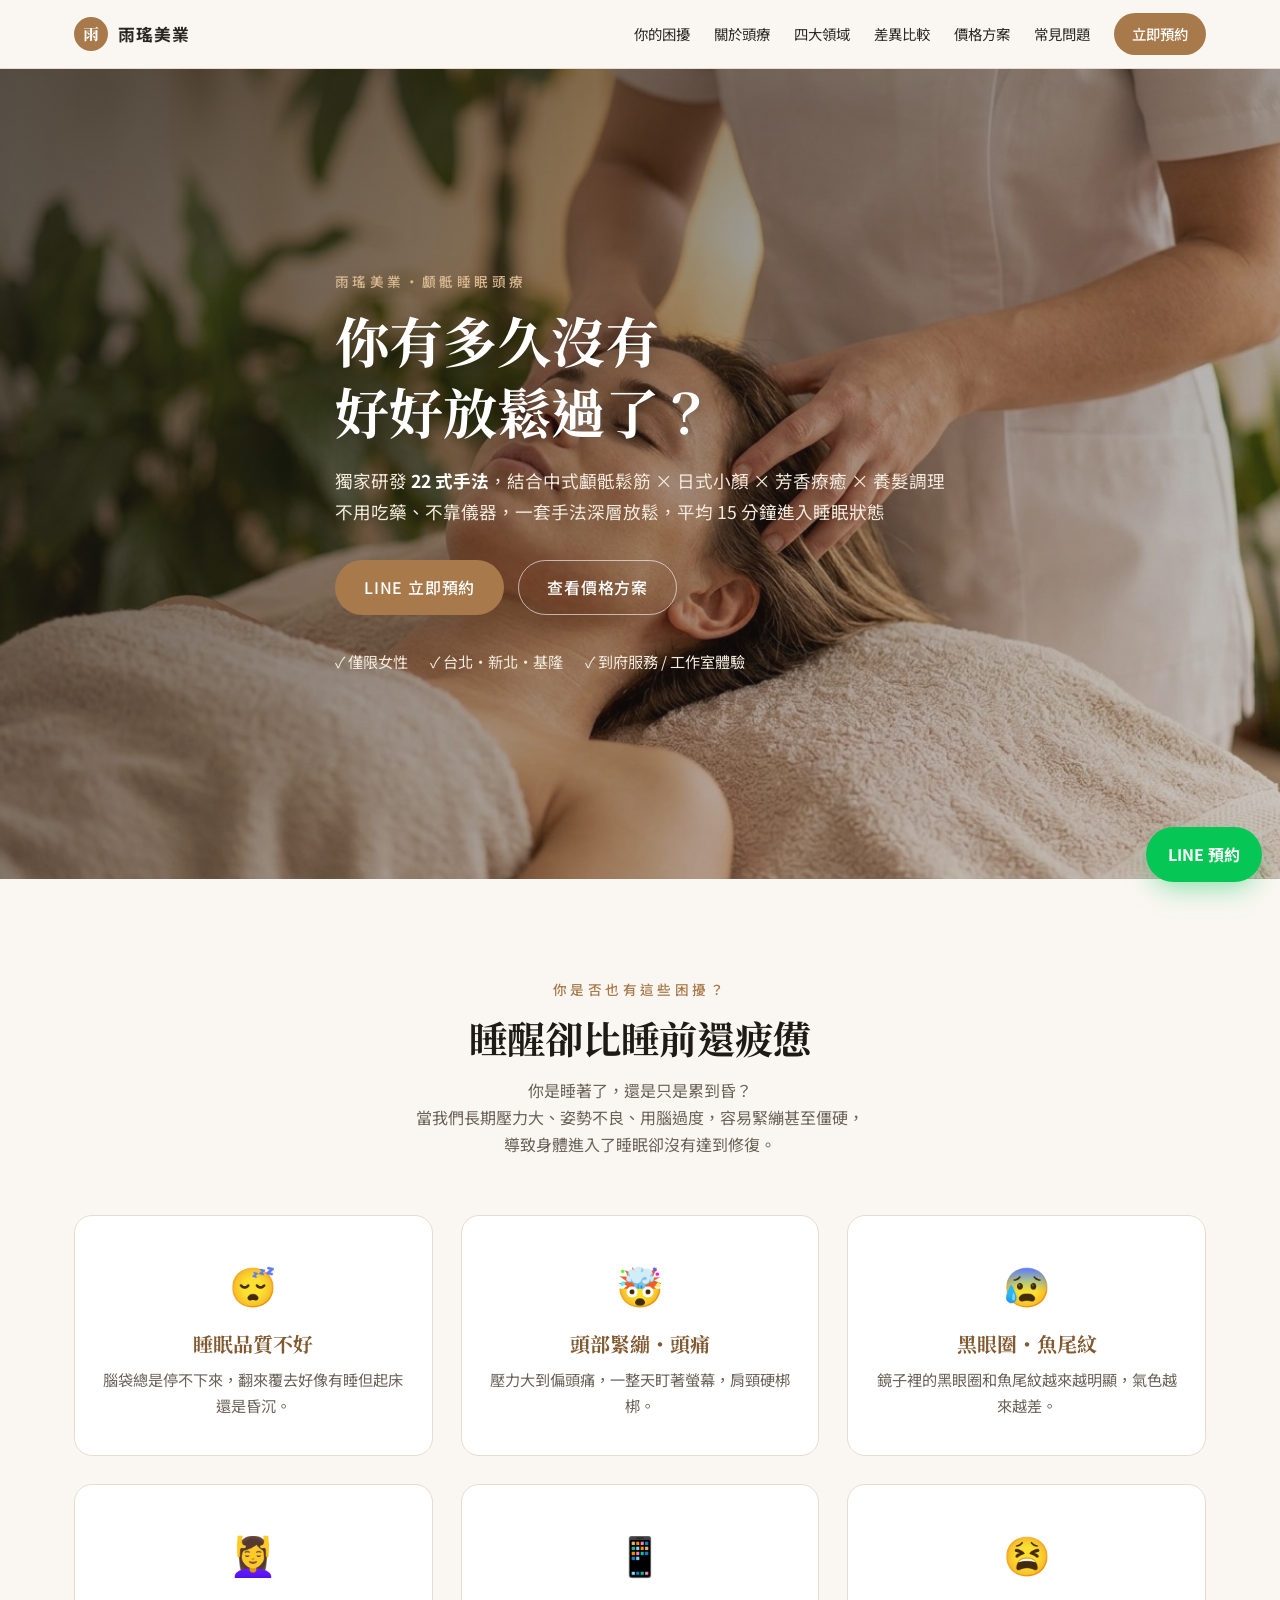
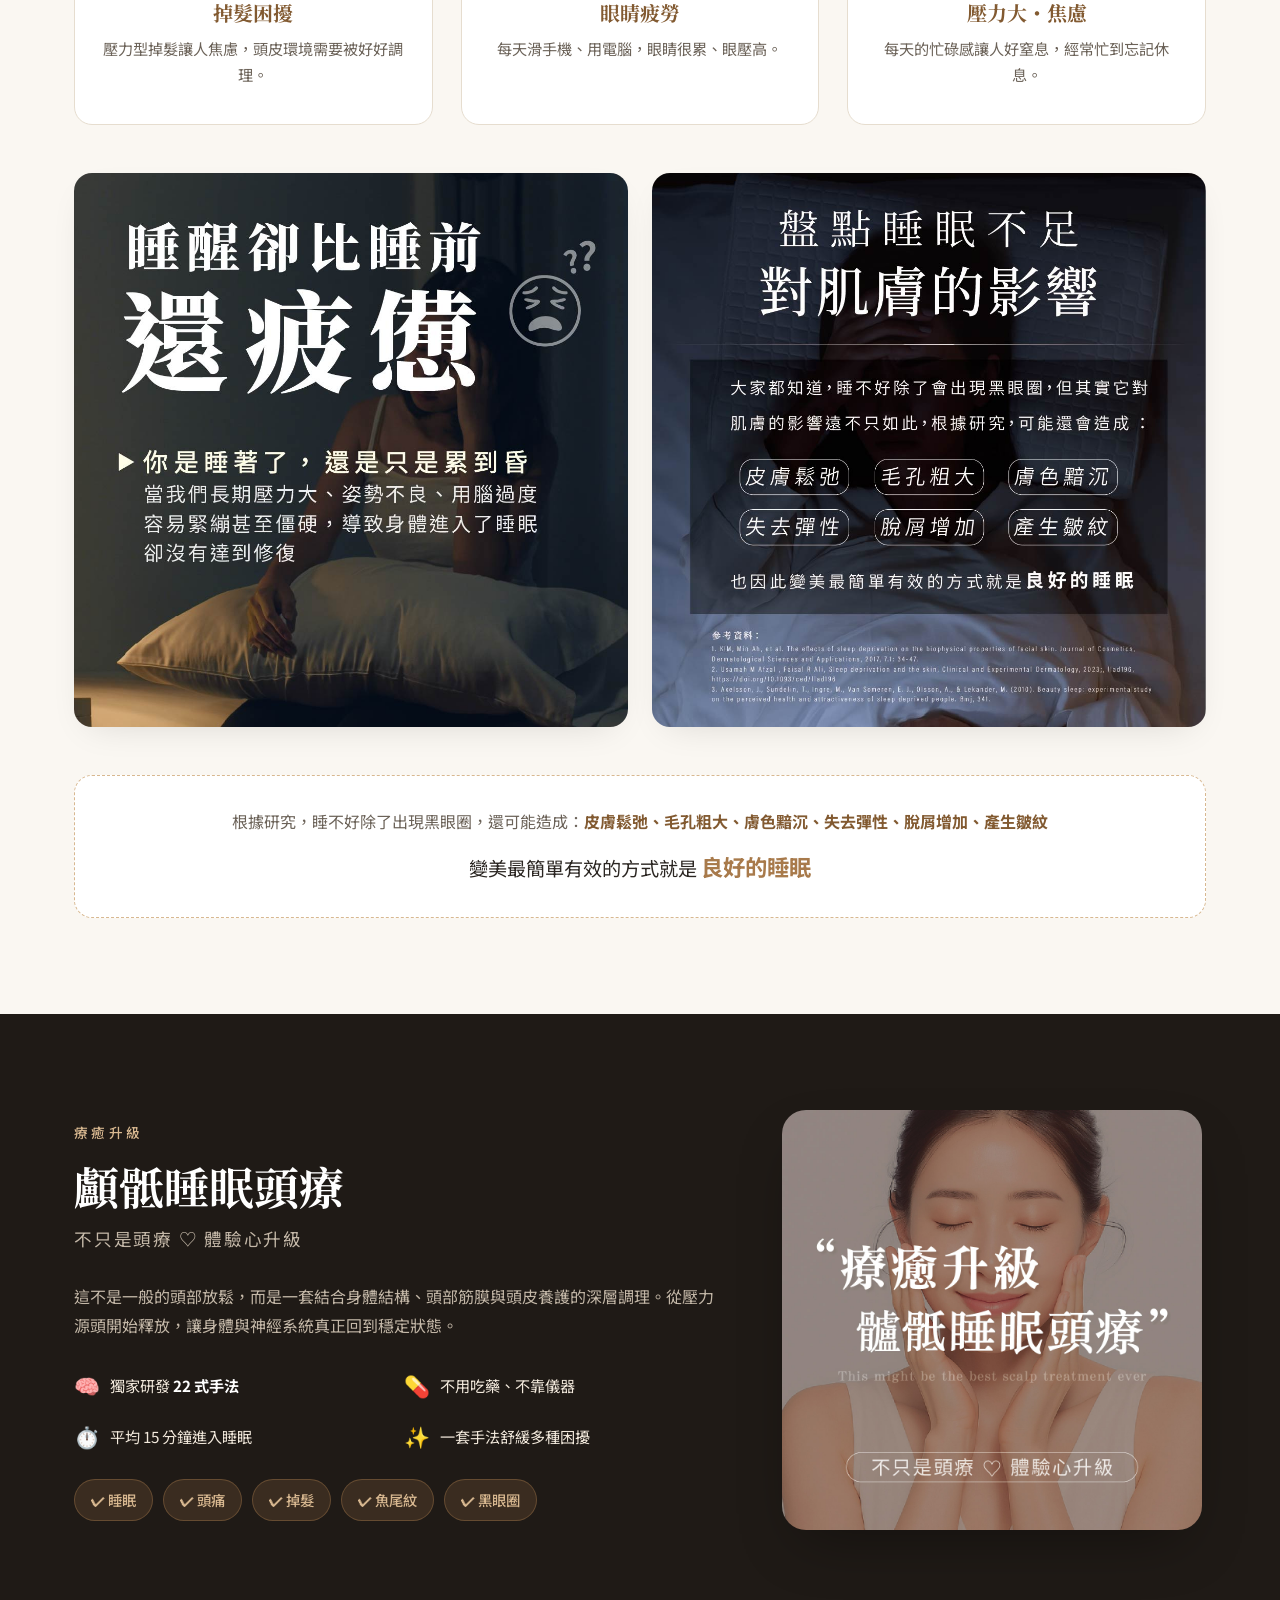
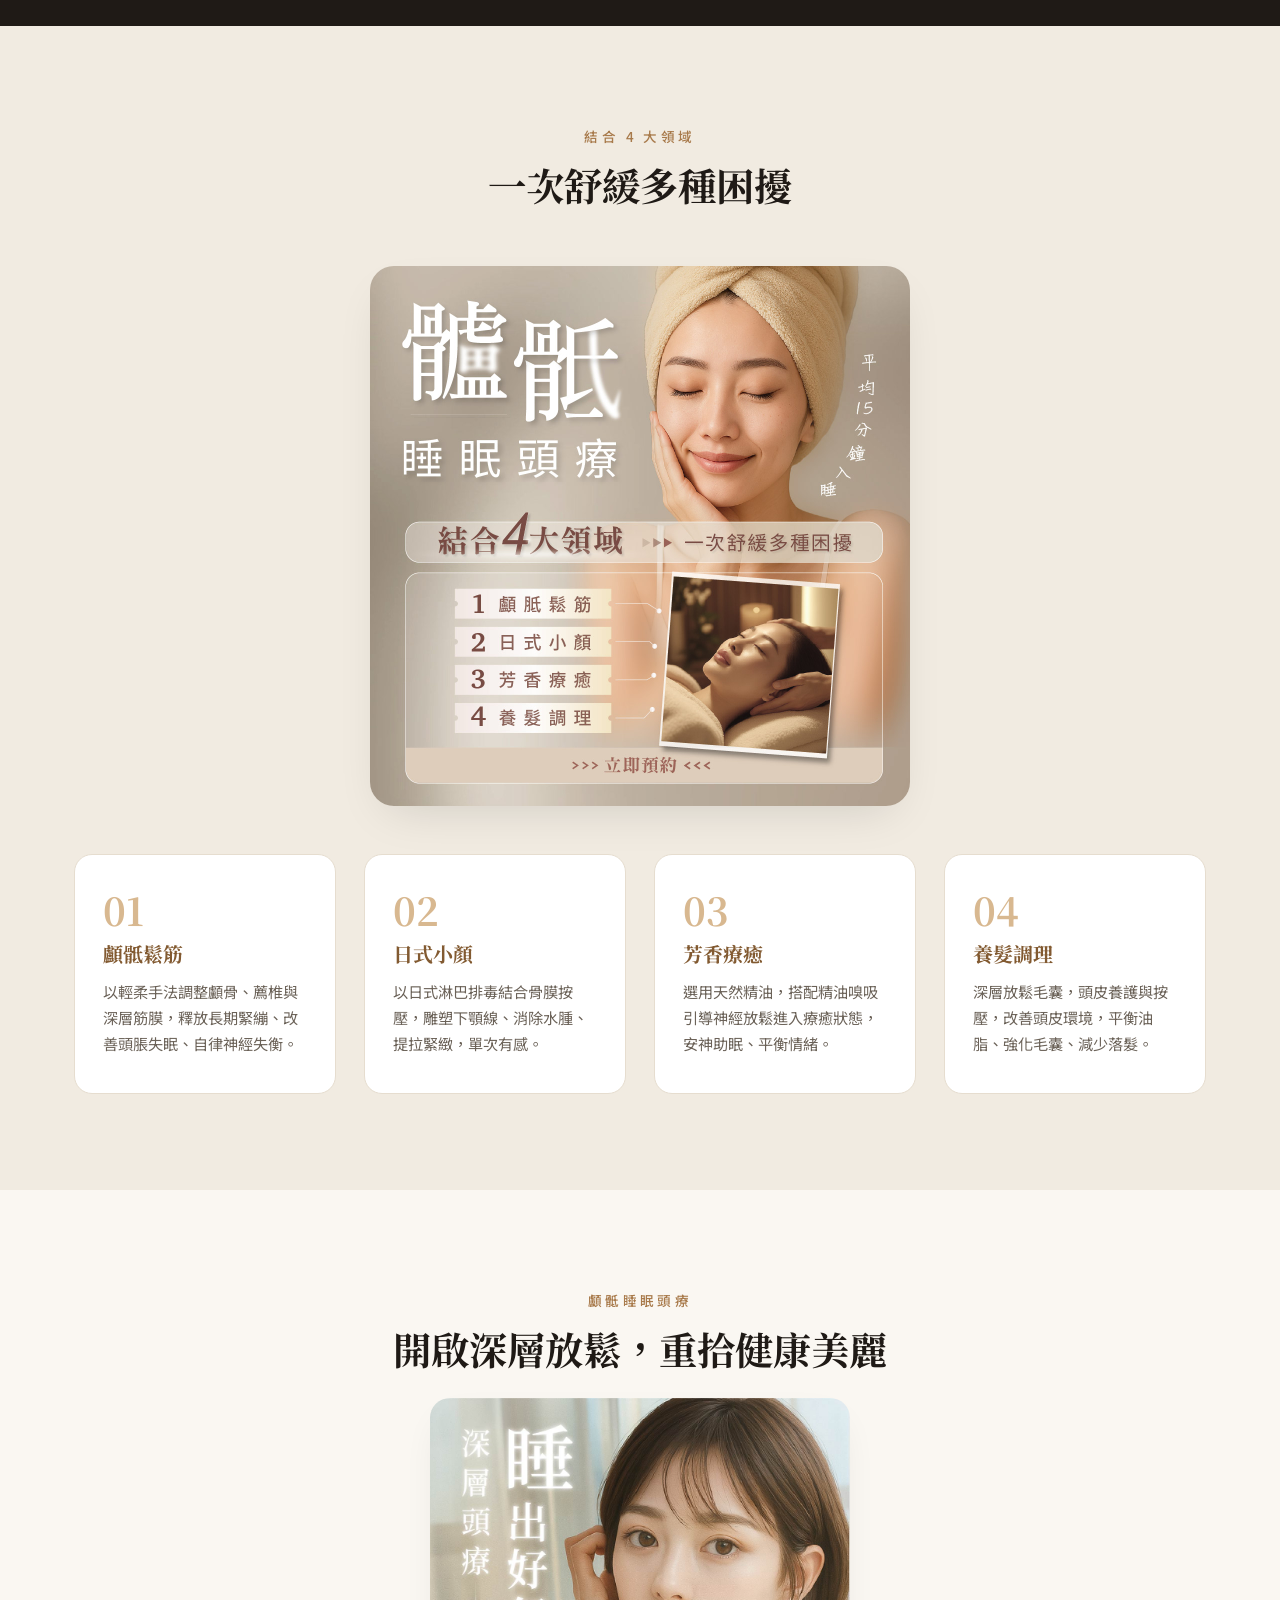
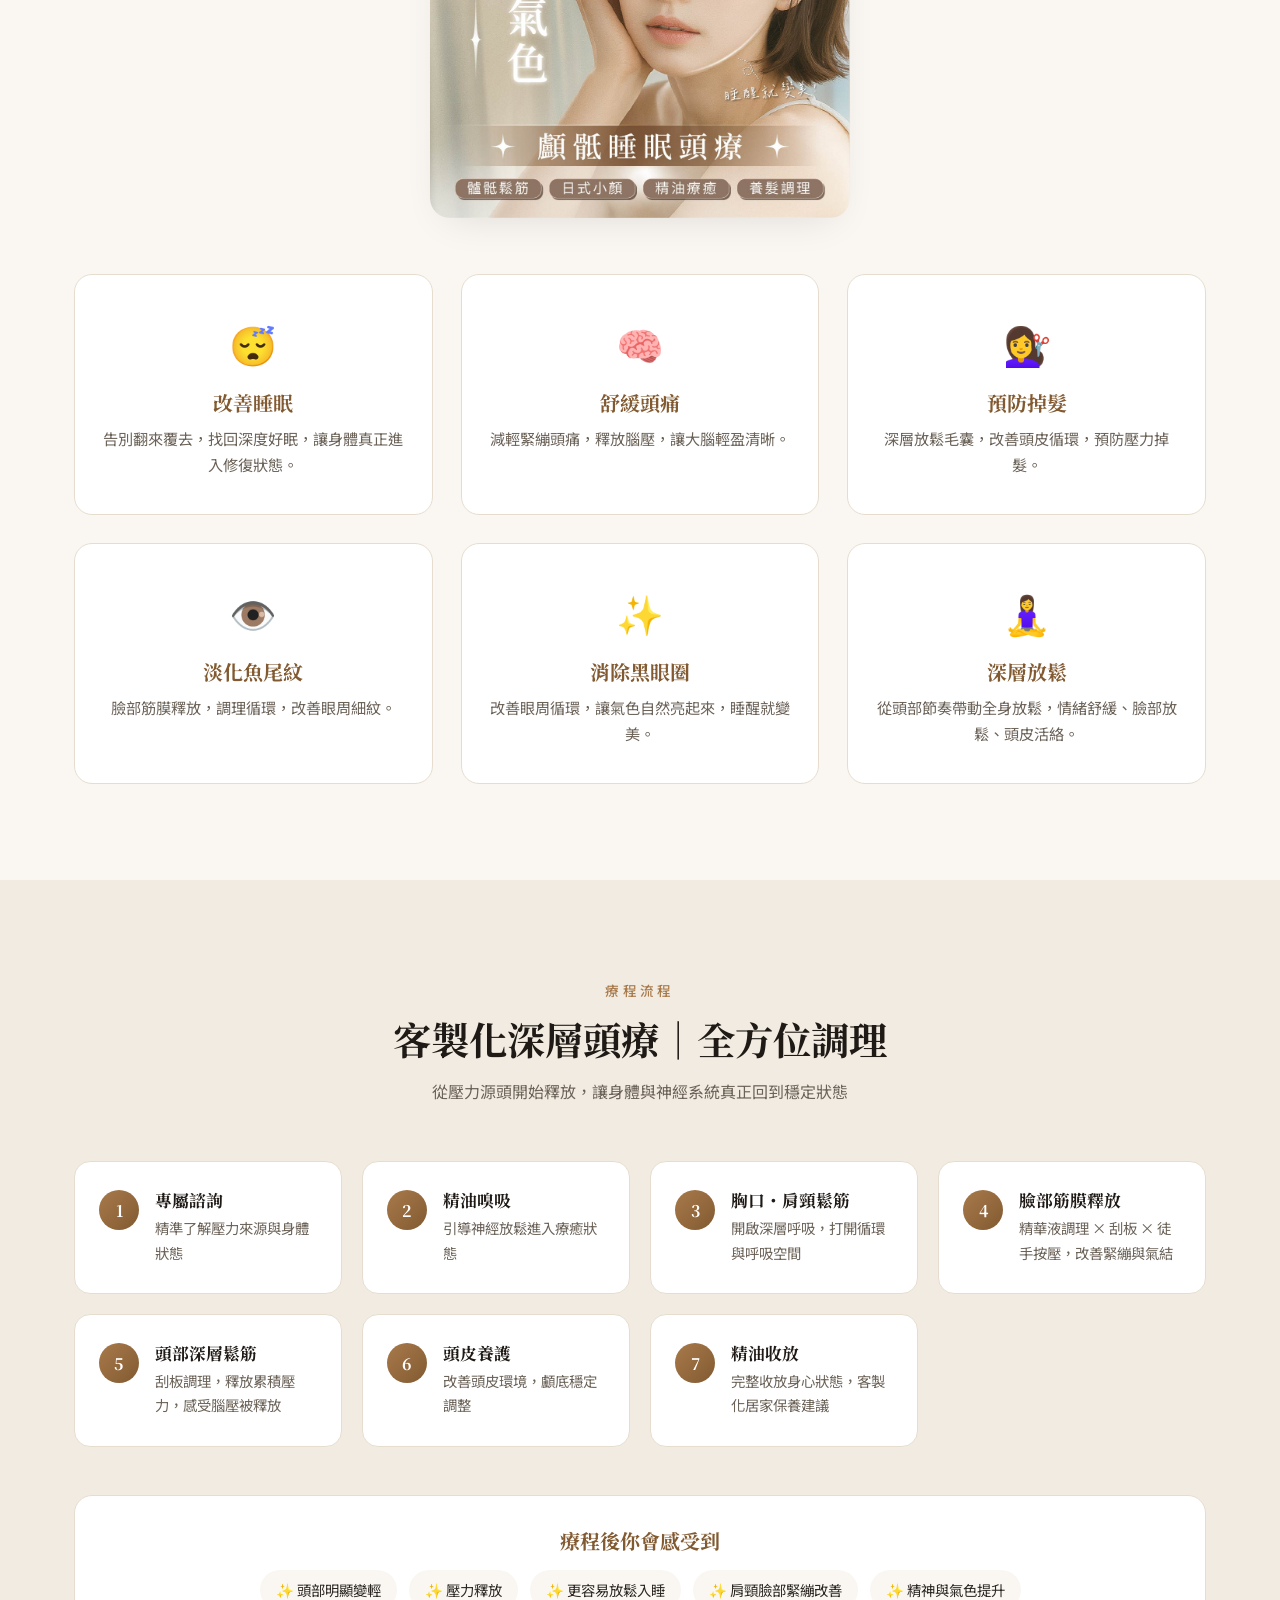
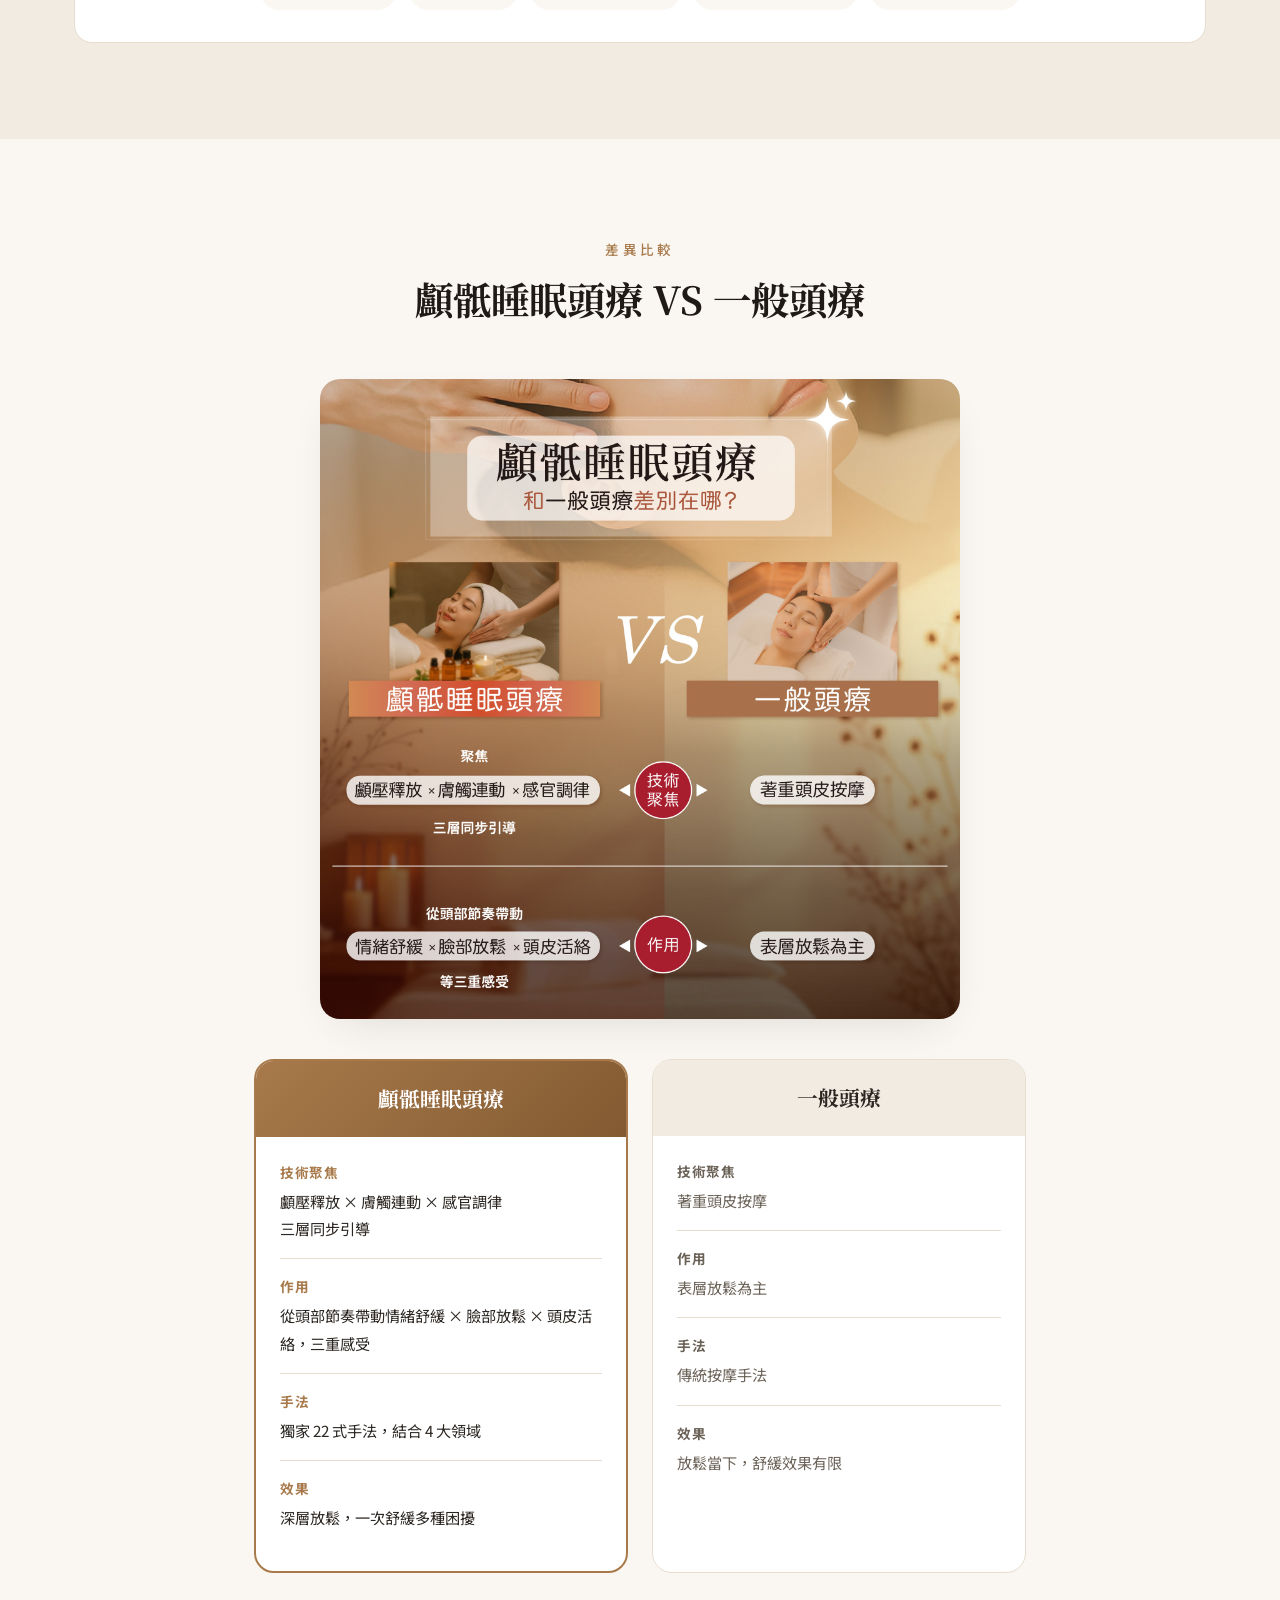
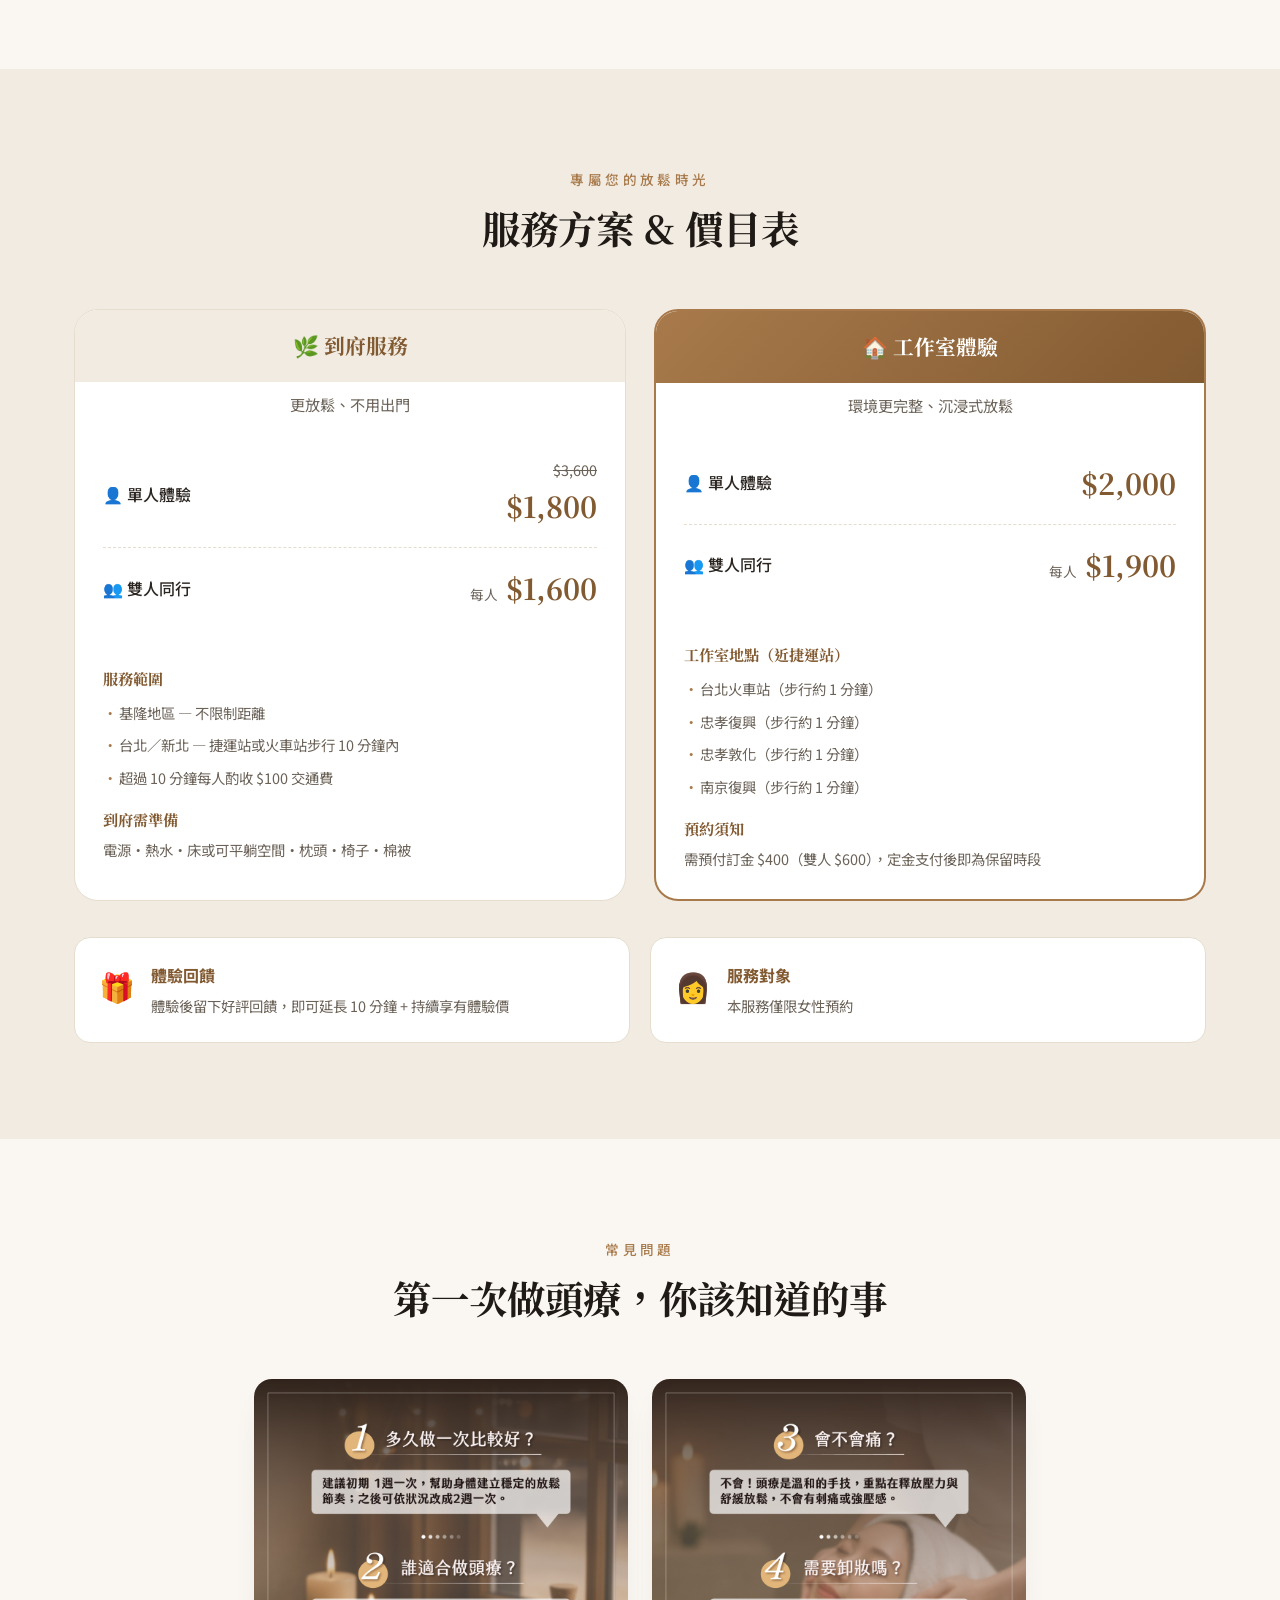
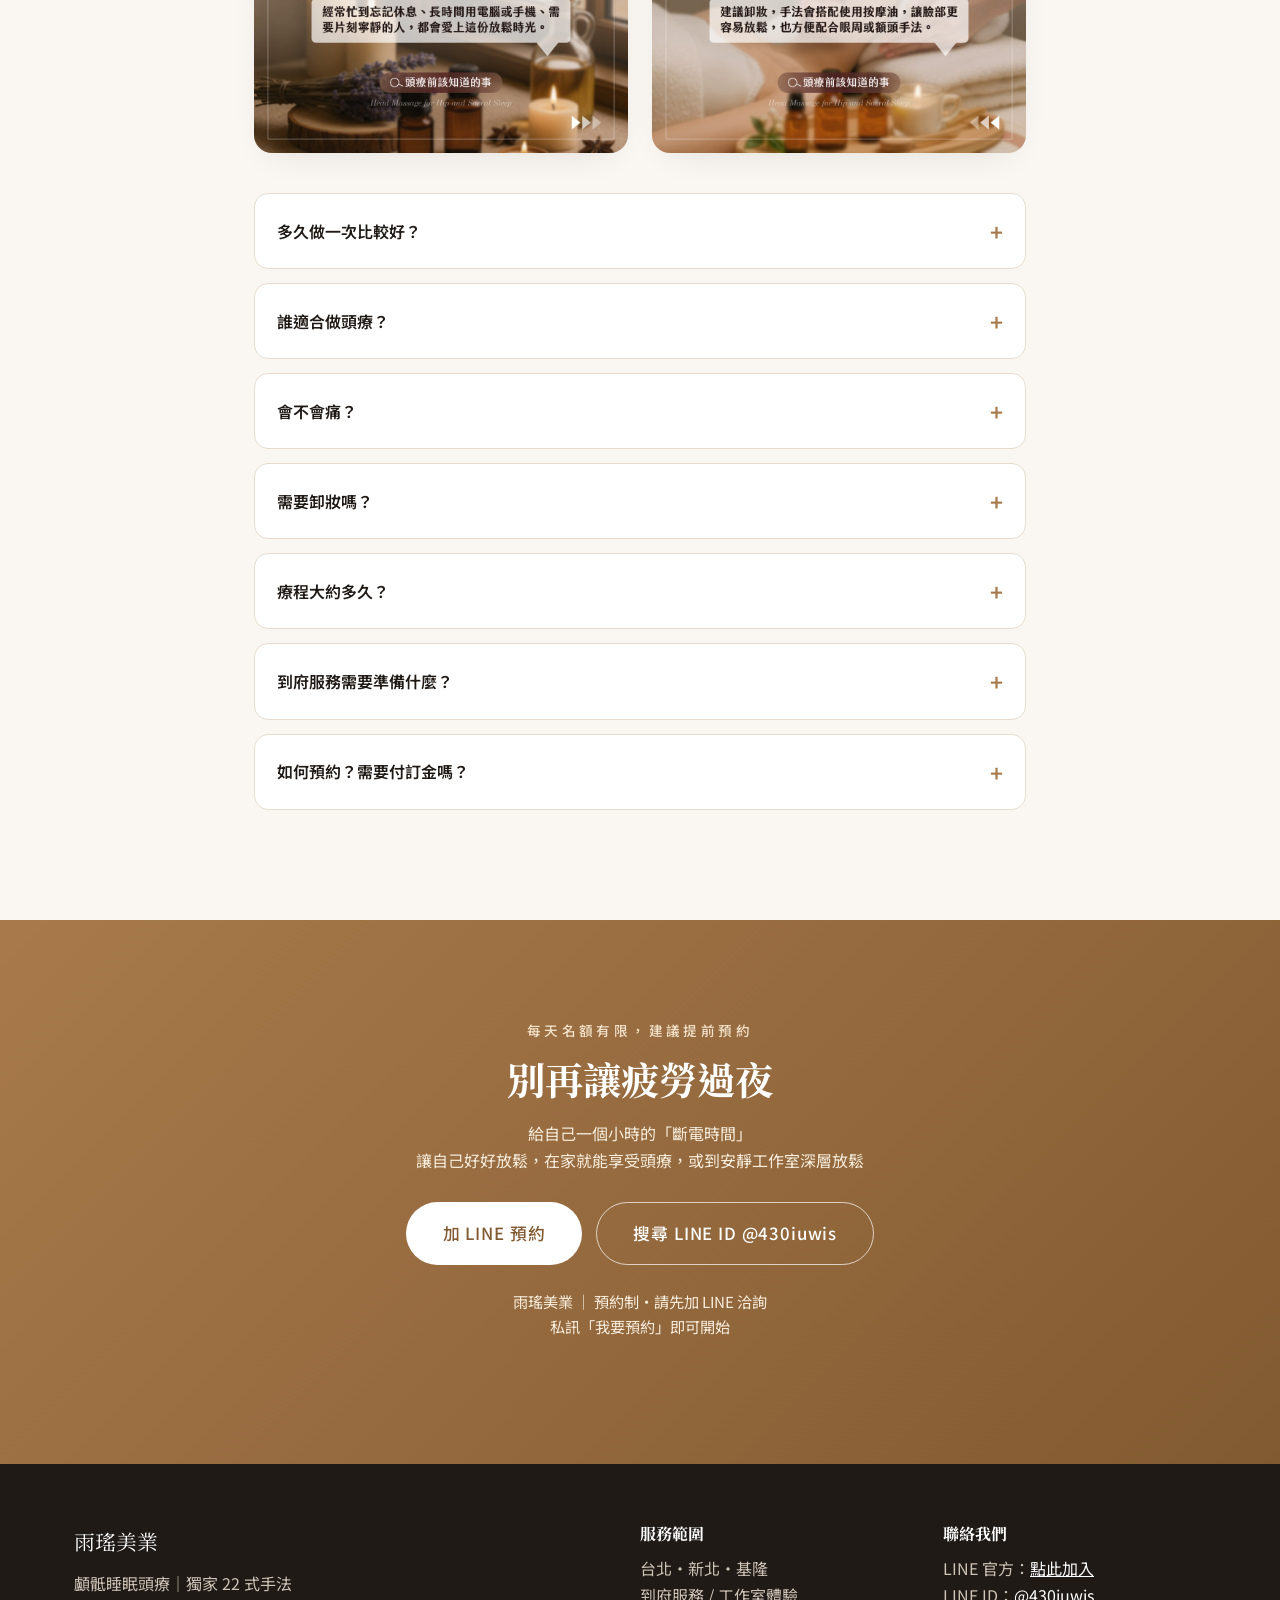
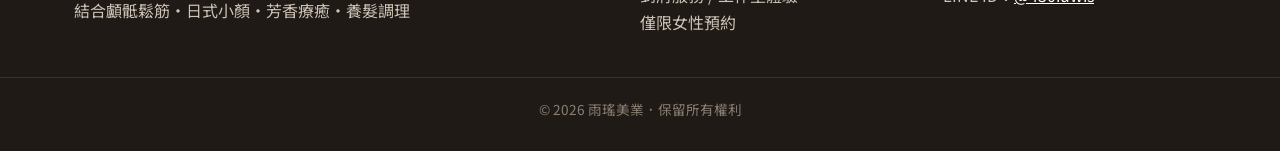
<file: index.html>
<!DOCTYPE html>
<html lang="zh-TW">

<head>
    <meta charset="UTF-8" />
    <meta name="viewport" content="width=device-width, initial-scale=1.0" />
    <title>雨瑤美業 ｜ 顱骶睡眠頭療・台北新北基隆到府頭療・深層放鬆按摩</title>
    <meta name="description"
        content="雨瑤美業｜顱骶睡眠頭療，獨家22式手法結合顱骶鬆筋、日式小顏、芳香療癒、養髮調理。不用吃藥不靠儀器，一套手法舒緩睡眠、頭痛、掉髮、魚尾紋、黑眼圈。台北・新北・基隆到府服務，體驗價$1,800起。Head spa, deep relaxation, craniosacral therapy. ヘッドスパ・頭皮マッサージ・アロマ・台北。" />
    <meta name="keywords"
        content="雨瑤,雨瑤美業,頭療,睡眠頭療,顱骶睡眠頭療,按摩,頭部按摩,頭皮按摩,深層放鬆,顱骶鬆筋,日式小顏,芳香療癒,養髮調理,睡眠,睡眠改善,頭痛舒緩,掉髮改善,黑眼圈,魚尾紋,台北頭療,台北按摩,新北頭療,新北按摩,基隆頭療,基隆按摩,到府按摩,到府頭療,女性按摩,女性頭療,頭皮護理,自律神經,放鬆,減壓,ヘッドスパ,頭皮マッサージ,アロマセラピー,深いリラクゼーション,睡眠改善マッサージ,台北ヘッドスパ,台湾ヘッドスパ,小顔マッサージ,育毛ケア,head spa,head therapy,head massage,scalp massage,scalp treatment,aromatherapy,deep relaxation,sleep therapy,craniosacral therapy,facial massage,hair loss treatment,Taipei head spa,Taiwan massage,women massage,mobile massage" />
    <meta name="robots" content="index, follow, max-image-preview:large, max-snippet:-1, max-video-preview:-1" />
    <meta name="author" content="雨瑤美業" />
    <meta name="geo.region" content="TW" />
    <meta name="geo.placename" content="台北市, 新北市, 基隆市" />
    <meta name="theme-color" content="#c9a87c" />

    <!-- Favicon 完整設定（使用絕對路徑確保 Google 正確抓取） -->
    <link rel="icon" type="image/svg+xml" href="https://huawei0915.github.io/massage/favicon.svg" />
    <link rel="icon" type="image/png" sizes="96x96" href="https://huawei0915.github.io/massage/favicon-96x96.png" />
    <link rel="icon" type="image/x-icon" href="https://huawei0915.github.io/massage/favicon.ico" />
    <link rel="shortcut icon" href="https://huawei0915.github.io/massage/favicon.ico" />
    <link rel="apple-touch-icon" sizes="180x180" href="https://huawei0915.github.io/massage/apple-touch-icon.png" />
    <link rel="manifest" href="https://huawei0915.github.io/massage/site.webmanifest" />
    <meta name="application-name" content="雨瑤美業" />

    <!-- Canonical & 多語 hreflang（同一頁多語意） -->
    <link rel="canonical" href="https://huawei0915.github.io/massage/" />
    <link rel="alternate" hreflang="zh-Hant" href="https://huawei0915.github.io/massage/" />
    <link rel="alternate" hreflang="ja" href="https://huawei0915.github.io/massage/" />
    <link rel="alternate" hreflang="en" href="https://huawei0915.github.io/massage/" />
    <link rel="alternate" hreflang="x-default" href="https://huawei0915.github.io/massage/" />

    <!-- Open Graph -->
    <meta property="og:type" content="website" />
    <meta property="og:url" content="https://huawei0915.github.io/massage/" />
    <meta property="og:title" content="雨瑤美業 ｜ 顱骶睡眠頭療・深層放鬆・台北新北基隆到府按摩" />
    <meta property="og:description"
        content="獨家22式手法結合顱骶鬆筋×日式小顏×芳香療癒×養髮調理，平均15分鐘進入睡眠狀態。舒緩睡眠障礙、頭痛、掉髮、魚尾紋、黑眼圈。台北・新北・基隆到府服務，體驗價$1,800起。" />
    <meta property="og:image" content="https://huawei0915.github.io/massage/images/e.jpg" />
    <meta property="og:image:alt" content="雨瑤美業 顱骶睡眠頭療 深層放鬆按摩" />
    <meta property="og:image:width" content="1200" />
    <meta property="og:image:height" content="630" />
    <meta property="og:locale" content="zh_TW" />
    <meta property="og:locale:alternate" content="ja_JP" />
    <meta property="og:locale:alternate" content="en_US" />
    <meta property="og:site_name" content="雨瑤美業" />

    <!-- Twitter Card -->
    <meta name="twitter:card" content="summary_large_image" />
    <meta name="twitter:title" content="雨瑤美業 ｜ 顱骶睡眠頭療・深層放鬆" />
    <meta name="twitter:description" content="獨家22式手法：顱骶鬆筋×日式小顏×芳香療癒×養髮調理，平均15分鐘入睡。台北・新北・基隆到府服務，體驗價$1,800起。" />
    <meta name="twitter:image" content="https://huawei0915.github.io/massage/images/e.jpg" />
    <meta name="twitter:image:alt" content="雨瑤美業 顱骶睡眠頭療" />

    <!-- JSON-LD 結構化資料：Local Business -->
    <script type="application/ld+json">
    {
      "@context": "https://schema.org",
      "@type": ["HealthAndBeautyBusiness", "DaySpa"],
      "@id": "https://huawei0915.github.io/massage/#business",
      "name": "雨瑤美業",
      "alternateName": ["Yuyao Beauty", "ゆうよう美容", "雨瑤顱骶睡眠頭療"],
      "url": "https://huawei0915.github.io/massage/",
      "image": "https://huawei0915.github.io/massage/images/e.jpg",
      "logo": "https://huawei0915.github.io/massage/images/e.jpg",
      "description": "顱骶睡眠頭療，獨家22式手法結合顱骶鬆筋、日式小顏、芳香療癒、養髮調理。不用吃藥不靠儀器，一套手法深層放鬆，平均15分鐘進入睡眠狀態。Head spa with craniosacral therapy, Japanese facial massage, aromatherapy. ヘッドスパ・顱骶療法・アロマ・小顔マッサージ。",
      "priceRange": "$$",
      "currenciesAccepted": "TWD",
      "paymentAccepted": "Cash, LINE Pay",
      "telephone": "+886",
      "areaServed": [
        { "@type": "City", "name": "台北市" },
        { "@type": "City", "name": "新北市" },
        { "@type": "City", "name": "基隆市" }
      ],
      "address": {
        "@type": "PostalAddress",
        "addressCountry": "TW",
        "addressRegion": "台北市",
        "addressLocality": "台北市"
      },
      "geo": {
        "@type": "GeoCoordinates",
        "latitude": 25.0478,
        "longitude": 121.5170
      },
      "openingHoursSpecification": [{
        "@type": "OpeningHoursSpecification",
        "dayOfWeek": ["Monday","Tuesday","Wednesday","Thursday","Friday","Saturday","Sunday"],
        "opens": "10:00",
        "closes": "22:00"
      }],
      "sameAs": [
        "https://lin.ee/A6Veg8F",
        "https://line.me/R/ti/p/@430iuwis"
      ],
      "hasOfferCatalog": {
        "@type": "OfferCatalog",
        "name": "顱骶睡眠頭療服務",
        "itemListElement": [
          {
            "@type": "Offer",
            "itemOffered": {
              "@type": "Service",
              "name": "到府服務單人體驗",
              "description": "顱骶睡眠頭療到府服務，獨家22式手法，深層放鬆按摩，舒緩睡眠、頭痛、掉髮"
            },
            "price": "1800",
            "priceCurrency": "TWD"
          },
          {
            "@type": "Offer",
            "itemOffered": {
              "@type": "Service",
              "name": "到府服務雙人同行",
              "description": "兩人一同放鬆，享受到府顱骶睡眠頭療"
            },
            "price": "1600",
            "priceCurrency": "TWD"
          },
          {
            "@type": "Offer",
            "itemOffered": {
              "@type": "Service",
              "name": "工作室體驗單人",
              "description": "顱骶睡眠頭療工作室沉浸式體驗，台北、忠孝復興、忠孝敦化、南京復興"
            },
            "price": "2000",
            "priceCurrency": "TWD"
          },
          {
            "@type": "Offer",
            "itemOffered": {
              "@type": "Service",
              "name": "工作室體驗雙人同行",
              "description": "兩人同行享有沉浸式工作室頭療體驗"
            },
            "price": "1900",
            "priceCurrency": "TWD"
          }
        ]
      },
      "knowsAbout": [
        "顱骶鬆筋", "日式小顏", "芳香療癒", "養髮調理", "睡眠頭療", "頭部按摩", "頭皮護理",
        "craniosacral therapy", "head spa", "aromatherapy", "scalp treatment", "Japanese facial massage",
        "ヘッドスパ", "頭皮マッサージ", "アロマセラピー", "小顔マッサージ", "育毛ケア"
      ]
    }
    </script>

    <!-- JSON-LD：WebSite + Sitelinks SearchBox -->
    <script type="application/ld+json">
    {
      "@context": "https://schema.org",
      "@type": "WebSite",
      "@id": "https://huawei0915.github.io/massage/#website",
      "url": "https://huawei0915.github.io/massage/",
      "name": "雨瑤美業",
      "alternateName": ["Yuyao Beauty", "ゆうよう美容", "雨瑤顱骶睡眠頭療"],
      "description": "顱骶睡眠頭療・深層放鬆・台北新北基隆到府按摩",
      "inLanguage": ["zh-Hant", "ja", "en"],
      "publisher": { "@id": "https://huawei0915.github.io/massage/#business" }
    }
    </script>

    <!-- JSON-LD：Service 主服務 -->
    <script type="application/ld+json">
    {
      "@context": "https://schema.org",
      "@type": "Service",
      "serviceType": "顱骶睡眠頭療 / Head Spa / ヘッドスパ",
      "name": "雨瑤美業 顱骶睡眠頭療",
      "provider": { "@id": "https://huawei0915.github.io/massage/#business" },
      "areaServed": ["台北市", "新北市", "基隆市"],
      "audience": {
        "@type": "PeopleAudience",
        "suggestedGender": "Female"
      },
      "description": "結合顱骶鬆筋、日式小顏、芳香療癒、養髮調理的深層放鬆頭療，獨家22式手法，平均15分鐘進入睡眠狀態。",
      "offers": {
        "@type": "AggregateOffer",
        "priceCurrency": "TWD",
        "lowPrice": "1600",
        "highPrice": "2000",
        "offerCount": 4
      }
    }
    </script>

    <!-- JSON-LD：FAQPage（直接命中 Google FAQ rich result） -->
    <script type="application/ld+json">
    {
      "@context": "https://schema.org",
      "@type": "FAQPage",
      "mainEntity": [
        {
          "@type": "Question",
          "name": "多久做一次比較好？",
          "acceptedAnswer": {
            "@type": "Answer",
            "text": "建議初期 1 週一次，幫助身體建立穩定的放鬆節奏；之後可依狀況改成 2 週一次。"
          }
        },
        {
          "@type": "Question",
          "name": "誰適合做頭療？",
          "acceptedAnswer": {
            "@type": "Answer",
            "text": "經常忙到忘記休息、長時間用電腦或手機、需要片刻寧靜的人，都會愛上這份放鬆時光。"
          }
        },
        {
          "@type": "Question",
          "name": "會不會痛？",
          "acceptedAnswer": {
            "@type": "Answer",
            "text": "不會！頭療是溫和的手技，重點在釋放壓力與舒緩放鬆，不會有刺痛或強壓感。"
          }
        },
        {
          "@type": "Question",
          "name": "需要卸妝嗎？",
          "acceptedAnswer": {
            "@type": "Answer",
            "text": "建議卸妝，手法會搭配使用按摩油，讓臉部更容易放鬆，也方便配合眼周或額頭手法。"
          }
        },
        {
          "@type": "Question",
          "name": "療程大約多久？",
          "acceptedAnswer": {
            "@type": "Answer",
            "text": "療程大概一小時左右，包含諮詢、精油嗅吸、全程手法與收操。"
          }
        },
        {
          "@type": "Question",
          "name": "到府服務需要準備什麼？",
          "acceptedAnswer": {
            "@type": "Answer",
            "text": "需準備電源、熱水、床或可平躺空間、枕頭、椅子與棉被即可。我們會攜帶所有療程器材。"
          }
        },
        {
          "@type": "Question",
          "name": "如何預約？需要付訂金嗎？",
          "acceptedAnswer": {
            "@type": "Answer",
            "text": "加入官方 LINE 後告知日期、時段即可。工作室體驗需預付訂金 $400（雙人 $600），到府服務目前免訂金。"
          }
        }
      ]
    }
    </script>

    <!-- JSON-LD：BreadcrumbList -->
    <script type="application/ld+json">
    {
      "@context": "https://schema.org",
      "@type": "BreadcrumbList",
      "itemListElement": [
        { "@type": "ListItem", "position": 1, "name": "首頁", "item": "https://huawei0915.github.io/massage/" },
        { "@type": "ListItem", "position": 2, "name": "顱骶睡眠頭療", "item": "https://huawei0915.github.io/massage/#about" },
        { "@type": "ListItem", "position": 3, "name": "服務方案", "item": "https://huawei0915.github.io/massage/#pricing" }
      ]
    }
    </script>

    <link rel="preconnect" href="https://fonts.googleapis.com" />
    <link rel="preconnect" href="https://fonts.gstatic.com" crossorigin />
    <link
        href="https://fonts.googleapis.com/css2?family=Noto+Serif+TC:wght@400;600;700&family=Noto+Sans+TC:wght@300;400;500;700&display=swap"
        rel="stylesheet" />
    <link rel="stylesheet" href="styles.css" />
</head>

<body>

    <!-- NAVBAR -->
    <header class="nav">
        <div class="container nav__inner">
            <a href="#top" class="nav__logo">
                <span class="logo-mark">雨</span>
                <span class="logo-text">雨瑤美業</span>
            </a>
            <nav class="nav__links">
                <a href="#pain">你的困擾</a>
                <a href="#about">關於頭療</a>
                <a href="#techniques">四大領域</a>
                <a href="#comparison">差異比較</a>
                <a href="#pricing">價格方案</a>
                <a href="#faq">常見問題</a>
                <a href="#book" class="nav__cta">立即預約</a>
            </nav>
            <button class="nav__toggle" aria-label="選單">☰</button>
        </div>
    </header>

    <!-- HERO -->
    <section id="top" class="hero" aria-label="雨瑤美業 顱骶睡眠頭療 首頁橫幅">
        <div class="hero__bg" role="img" aria-label="雨瑤美業顱骶睡眠頭療 深層放鬆按摩"></div>
        <div class="container hero__inner">
            <div class="hero__text">
                <span class="eyebrow">雨瑤美業・顱骶睡眠頭療</span>
                <h1>你有多久沒有<br />好好放鬆過了？</h1>
                <p class="hero__sub">
                    獨家研發 <strong>22 式手法</strong>，結合中式顱骶鬆筋 × 日式小顏 × 芳香療癒 × 養髮調理<br />
                    不用吃藥、不靠儀器，一套手法深層放鬆，平均 15 分鐘進入睡眠狀態
                </p>
                <div class="hero__cta">
                    <a href="https://lin.ee/A6Veg8F" target="_blank" rel="noopener" class="btn btn--primary">LINE
                        立即預約</a>
                    <a href="#pricing" class="btn btn--ghost">查看價格方案</a>
                </div>
                <ul class="hero__badges">
                    <li>✓ 僅限女性</li>
                    <li>✓ 台北・新北・基隆</li>
                    <li>✓ 到府服務 / 工作室體驗</li>
                </ul>
            </div>
        </div>
    </section>

    <!-- PAIN POINTS -->
    <section id="pain" class="section">
        <div class="container">
            <div class="section__head">
                <span class="eyebrow">你是否也有這些困擾？</span>
                <h2>睡醒卻比睡前還疲憊</h2>
                <p class="section__desc">你是睡著了，還是只是累到昏？<br />當我們長期壓力大、姿勢不良、用腦過度，容易緊繃甚至僵硬，<br />導致身體進入了睡眠卻沒有達到修復。</p>
            </div>
            <div class="grid grid--3">
                <article class="pain-card">
                    <div class="pain-card__icon">😴</div>
                    <h3>睡眠品質不好</h3>
                    <p>腦袋總是停不下來，翻來覆去好像有睡但起床還是昏沉。</p>
                </article>
                <article class="pain-card">
                    <div class="pain-card__icon">🤯</div>
                    <h3>頭部緊繃・頭痛</h3>
                    <p>壓力大到偏頭痛，一整天盯著螢幕，肩頸硬梆梆。</p>
                </article>
                <article class="pain-card">
                    <div class="pain-card__icon">😰</div>
                    <h3>黑眼圈・魚尾紋</h3>
                    <p>鏡子裡的黑眼圈和魚尾紋越來越明顯，氣色越來越差。</p>
                </article>
                <article class="pain-card">
                    <div class="pain-card__icon">💆‍♀️</div>
                    <h3>掉髮困擾</h3>
                    <p>壓力型掉髮讓人焦慮，頭皮環境需要被好好調理。</p>
                </article>
                <article class="pain-card">
                    <div class="pain-card__icon">📱</div>
                    <h3>眼睛疲勞</h3>
                    <p>每天滑手機、用電腦，眼睛很累、眼壓高。</p>
                </article>
                <article class="pain-card">
                    <div class="pain-card__icon">😫</div>
                    <h3>壓力大・焦慮</h3>
                    <p>每天的忙碌感讓人好窒息，經常忙到忘記休息。</p>
                </article>
            </div>
            <div class="pain-gallery">
                <div class="pain-gallery__item">
                    <img src="images/m.jpg" alt="睡醒卻比睡前還疲憊" loading="lazy" />
                </div>
                <div class="pain-gallery__item">
                    <img src="images/k.jpg" alt="盤點睡眠不足對肌膚的影響" loading="lazy" />
                </div>
            </div>
            <div class="pain-bottom">
                <p class="pain-bottom__text">根據研究，睡不好除了出現黑眼圈，還可能造成：<strong>皮膚鬆弛、毛孔粗大、膚色黯沉、失去彈性、脫屑增加、產生皺紋</strong></p>
                <p class="pain-bottom__highlight">變美最簡單有效的方式就是 <strong>良好的睡眠</strong></p>
            </div>
        </div>
    </section>

    <!-- ABOUT -->
    <section id="about" class="section section--dark">
        <div class="container">
            <div class="about-grid">
                <div class="about-content">
                    <span class="eyebrow eyebrow--light">療癒升級</span>
                    <h2>顱骶睡眠頭療</h2>
                    <p class="about-tagline">不只是頭療 ♡ 體驗心升級</p>
                    <p>這不是一般的頭部放鬆，而是一套結合身體結構、頭部筋膜與頭皮養護的深層調理。從壓力源頭開始釋放，讓身體與神經系統真正回到穩定狀態。</p>
                    <div class="about-features">
                        <div class="about-feature">
                            <span class="about-feature__icon">🧠</span>
                            <span>獨家研發 <strong>22 式手法</strong></span>
                        </div>
                        <div class="about-feature">
                            <span class="about-feature__icon">💊</span>
                            <span>不用吃藥、不靠儀器</span>
                        </div>
                        <div class="about-feature">
                            <span class="about-feature__icon">⏱️</span>
                            <span>平均 15 分鐘進入睡眠</span>
                        </div>
                        <div class="about-feature">
                            <span class="about-feature__icon">✨</span>
                            <span>一套手法舒緩多種困擾</span>
                        </div>
                    </div>
                    <div class="about-benefits">
                        <span class="benefit-tag">✔ 睡眠</span>
                        <span class="benefit-tag">✔ 頭痛</span>
                        <span class="benefit-tag">✔ 掉髮</span>
                        <span class="benefit-tag">✔ 魚尾紋</span>
                        <span class="benefit-tag">✔ 黑眼圈</span>
                    </div>
                </div>
                <div class="about-visual">
                    <div class="about-visual__img">
                        <img src="images/c.jpg" alt="療癒升級 顱骶睡眠頭療" loading="lazy" />
                    </div>
                </div>
            </div>
        </div>
    </section>

    <!-- FOUR TECHNIQUES -->
    <section id="techniques" class="section section--alt">
        <div class="container">
            <div class="section__head">
                <span class="eyebrow">結合 4 大領域</span>
                <h2>一次舒緩多種困擾</h2>
            </div>
            <div class="techniques-hero">
                <img src="images/b.jpg" alt="顱骶睡眠頭療 結合4大領域" loading="lazy" />
            </div>
            <div class="grid grid--4">
                <article class="tech-card">
                    <div class="tech-card__number">01</div>
                    <h3>顱骶鬆筋</h3>
                    <p>以輕柔手法調整顱骨、薦椎與深層筋膜，釋放長期緊繃、改善頭脹失眠、自律神經失衡。</p>
                </article>
                <article class="tech-card">
                    <div class="tech-card__number">02</div>
                    <h3>日式小顏</h3>
                    <p>以日式淋巴排毒結合骨膜按壓，雕塑下顎線、消除水腫、提拉緊緻，單次有感。</p>
                </article>
                <article class="tech-card">
                    <div class="tech-card__number">03</div>
                    <h3>芳香療癒</h3>
                    <p>選用天然精油，搭配精油嗅吸引導神經放鬆進入療癒狀態，安神助眠、平衡情緒。</p>
                </article>
                <article class="tech-card">
                    <div class="tech-card__number">04</div>
                    <h3>養髮調理</h3>
                    <p>深層放鬆毛囊，頭皮養護與按壓，改善頭皮環境，平衡油脂、強化毛囊、減少落髮。</p>
                </article>
            </div>
        </div>
    </section>

    <!-- BENEFITS -->
    <section id="benefits" class="section">
        <div class="container">
            <div class="section__head">
                <span class="eyebrow">顱骶睡眠頭療</span>
                <h2>開啟深層放鬆，重拾健康美麗</h2>
                <div class="benefits-hero">
                    <img src="images/j.jpg" alt="睡出好氣色 深層頭療" loading="lazy" />
                </div>
            </div>
            <div class="grid grid--3">
                <article class="benefit-card">
                    <div class="benefit-card__icon">😴</div>
                    <h3>改善睡眠</h3>
                    <p>告別翻來覆去，找回深度好眠，讓身體真正進入修復狀態。</p>
                </article>
                <article class="benefit-card">
                    <div class="benefit-card__icon">🧠</div>
                    <h3>舒緩頭痛</h3>
                    <p>減輕緊繃頭痛，釋放腦壓，讓大腦輕盈清晰。</p>
                </article>
                <article class="benefit-card">
                    <div class="benefit-card__icon">💇‍♀️</div>
                    <h3>預防掉髮</h3>
                    <p>深層放鬆毛囊，改善頭皮循環，預防壓力掉髮。</p>
                </article>
                <article class="benefit-card">
                    <div class="benefit-card__icon">👁️</div>
                    <h3>淡化魚尾紋</h3>
                    <p>臉部筋膜釋放，調理循環，改善眼周細紋。</p>
                </article>
                <article class="benefit-card">
                    <div class="benefit-card__icon">✨</div>
                    <h3>消除黑眼圈</h3>
                    <p>改善眼周循環，讓氣色自然亮起來，睡醒就變美。</p>
                </article>
                <article class="benefit-card">
                    <div class="benefit-card__icon">🧘‍♀️</div>
                    <h3>深層放鬆</h3>
                    <p>從頭部節奏帶動全身放鬆，情緒舒緩、臉部放鬆、頭皮活絡。</p>
                </article>
            </div>
        </div>
    </section>

    <!-- PROCESS -->
    <section id="process" class="section section--alt">
        <div class="container">
            <div class="section__head">
                <span class="eyebrow">療程流程</span>
                <h2>客製化深層頭療｜全方位調理</h2>
                <p class="section__desc">從壓力源頭開始釋放，讓身體與神經系統真正回到穩定狀態</p>
            </div>
            <div class="process-timeline">
                <div class="process-step">
                    <div class="process-step__num">1</div>
                    <div class="process-step__content">
                        <h3>專屬諮詢</h3>
                        <p>精準了解壓力來源與身體狀態</p>
                    </div>
                </div>
                <div class="process-step">
                    <div class="process-step__num">2</div>
                    <div class="process-step__content">
                        <h3>精油嗅吸</h3>
                        <p>引導神經放鬆進入療癒狀態</p>
                    </div>
                </div>
                <div class="process-step">
                    <div class="process-step__num">3</div>
                    <div class="process-step__content">
                        <h3>胸口・肩頸鬆筋</h3>
                        <p>開啟深層呼吸，打開循環與呼吸空間</p>
                    </div>
                </div>
                <div class="process-step">
                    <div class="process-step__num">4</div>
                    <div class="process-step__content">
                        <h3>臉部筋膜釋放</h3>
                        <p>精華液調理 × 刮板 × 徒手按壓，改善緊繃與氣結</p>
                    </div>
                </div>
                <div class="process-step">
                    <div class="process-step__num">5</div>
                    <div class="process-step__content">
                        <h3>頭部深層鬆筋</h3>
                        <p>刮板調理，釋放累積壓力，感受腦壓被釋放</p>
                    </div>
                </div>
                <div class="process-step">
                    <div class="process-step__num">6</div>
                    <div class="process-step__content">
                        <h3>頭皮養護</h3>
                        <p>改善頭皮環境，顱底穩定調整</p>
                    </div>
                </div>
                <div class="process-step">
                    <div class="process-step__num">7</div>
                    <div class="process-step__content">
                        <h3>精油收放</h3>
                        <p>完整收放身心狀態，客製化居家保養建議</p>
                    </div>
                </div>
            </div>
            <div class="process-results">
                <h3>療程後你會感受到</h3>
                <div class="process-results__list">
                    <span>✨ 頭部明顯變輕</span>
                    <span>✨ 壓力釋放</span>
                    <span>✨ 更容易放鬆入睡</span>
                    <span>✨ 肩頸臉部緊繃改善</span>
                    <span>✨ 精神與氣色提升</span>
                </div>
            </div>
        </div>
    </section>

    <!-- COMPARISON -->
    <section id="comparison" class="section">
        <div class="container container--narrow">
            <div class="section__head">
                <span class="eyebrow">差異比較</span>
                <h2>顱骶睡眠頭療 VS 一般頭療</h2>
            </div>
            <div class="comparison-hero">
                <img src="images/n.jpg" alt="顱骶睡眠頭療 vs 一般頭療差異比較" loading="lazy" />
            </div>
            <div class="compare-table">
                <div class="compare-col compare-col--ours">
                    <div class="compare-col__head">顱骶睡眠頭療</div>
                    <ul>
                        <li>
                            <strong>技術聚焦</strong>
                            <span>顱壓釋放 × 膚觸連動 × 感官調律<br />三層同步引導</span>
                        </li>
                        <li>
                            <strong>作用</strong>
                            <span>從頭部節奏帶動情緒舒緩 × 臉部放鬆 × 頭皮活絡，三重感受</span>
                        </li>
                        <li>
                            <strong>手法</strong>
                            <span>獨家 22 式手法，結合 4 大領域</span>
                        </li>
                        <li>
                            <strong>效果</strong>
                            <span>深層放鬆，一次舒緩多種困擾</span>
                        </li>
                    </ul>
                </div>
                <div class="compare-col compare-col--general">
                    <div class="compare-col__head">一般頭療</div>
                    <ul>
                        <li>
                            <strong>技術聚焦</strong>
                            <span>著重頭皮按摩</span>
                        </li>
                        <li>
                            <strong>作用</strong>
                            <span>表層放鬆為主</span>
                        </li>
                        <li>
                            <strong>手法</strong>
                            <span>傳統按摩手法</span>
                        </li>
                        <li>
                            <strong>效果</strong>
                            <span>放鬆當下，舒緩效果有限</span>
                        </li>
                    </ul>
                </div>
            </div>
        </div>
    </section>

    <!-- PRICING -->
    <section id="pricing" class="section section--alt">
        <div class="container">
            <div class="section__head">
                <span class="eyebrow">專屬您的放鬆時光</span>
                <h2>服務方案 & 價目表</h2>
            </div>
            <div class="grid grid--2">
                <!-- 到府服務 -->
                <article class="pricing-card">
                    <div class="pricing-card__badge">🌿 到府服務</div>
                    <div class="pricing-card__subtitle">更放鬆、不用出門</div>
                    <div class="pricing-card__main">
                        <div class="pricing-card__plan">
                            <span class="pricing-card__label">👤 單人體驗</span>
                            <div class="pricing-card__price">
                                <span class="pricing-card__original">$3,600</span>
                                <span class="pricing-card__current">$1,800</span>
                            </div>
                        </div>
                        <div class="pricing-card__plan">
                            <span class="pricing-card__label">👥 雙人同行</span>
                            <div class="pricing-card__price">
                                <span class="pricing-card__unit">每人</span>
                                <span class="pricing-card__current">$1,600</span>
                            </div>
                        </div>
                    </div>
                    <div class="pricing-card__info">
                        <h4>服務範圍</h4>
                        <ul>
                            <li>基隆地區 — 不限制距離</li>
                            <li>台北／新北 — 捷運站或火車站步行 10 分鐘內</li>
                            <li>超過 10 分鐘每人酌收 $100 交通費</li>
                        </ul>
                        <h4>到府需準備</h4>
                        <p>電源・熱水・床或可平躺空間・枕頭・椅子・棉被</p>
                    </div>
                </article>

                <!-- 工作室體驗 -->
                <article class="pricing-card pricing-card--featured">
                    <div class="pricing-card__badge">🏠 工作室體驗</div>
                    <div class="pricing-card__subtitle">環境更完整、沉浸式放鬆</div>
                    <div class="pricing-card__main">
                        <div class="pricing-card__plan">
                            <span class="pricing-card__label">👤 單人體驗</span>
                            <div class="pricing-card__price">
                                <span class="pricing-card__current">$2,000</span>
                            </div>
                        </div>
                        <div class="pricing-card__plan">
                            <span class="pricing-card__label">👥 雙人同行</span>
                            <div class="pricing-card__price">
                                <span class="pricing-card__unit">每人</span>
                                <span class="pricing-card__current">$1,900</span>
                            </div>
                        </div>
                    </div>
                    <div class="pricing-card__info">
                        <h4>工作室地點（近捷運站）</h4>
                        <ul>
                            <li>台北火車站（步行約 1 分鐘）</li>
                            <li>忠孝復興（步行約 1 分鐘）</li>
                            <li>忠孝敦化（步行約 1 分鐘）</li>
                            <li>南京復興（步行約 1 分鐘）</li>
                        </ul>
                        <h4>預約須知</h4>
                        <p>需預付訂金 $400（雙人 $600），定金支付後即為保留時段</p>
                    </div>
                </article>
            </div>

            <div class="pricing-promo">
                <div class="pricing-promo__item">
                    <span class="pricing-promo__icon">🎁</span>
                    <div>
                        <strong>體驗回饋</strong>
                        <p>體驗後留下好評回饋，即可延長 10 分鐘 + 持續享有體驗價</p>
                    </div>
                </div>
                <div class="pricing-promo__item">
                    <span class="pricing-promo__icon">👩</span>
                    <div>
                        <strong>服務對象</strong>
                        <p>本服務僅限女性預約</p>
                    </div>
                </div>
            </div>
        </div>
    </section>

    <!-- FAQ -->
    <section id="faq" class="section">
        <div class="container container--narrow">
            <div class="section__head">
                <span class="eyebrow">常見問題</span>
                <h2>第一次做頭療，你該知道的事</h2>
            </div>
            <div class="faq-gallery">
                <div class="faq-gallery__item">
                    <img src="images/p.jpg" alt="頭療常見問題：多久做一次、誰適合做" loading="lazy" />
                </div>
                <div class="faq-gallery__item">
                    <img src="images/o.jpg" alt="頭療常見問題：會不會痛、需要卸妝嗎" loading="lazy" />
                </div>
            </div>
            <div class="faq">
                <details>
                    <summary>多久做一次比較好？</summary>
                    <p>建議初期 1 週一次，幫助身體建立穩定的放鬆節奏；之後可依狀況改成 2 週一次。</p>
                </details>
                <details>
                    <summary>誰適合做頭療？</summary>
                    <p>經常忙到忘記休息、長時間用電腦或手機、需要片刻寧靜的人，都會愛上這份放鬆時光。</p>
                </details>
                <details>
                    <summary>會不會痛？</summary>
                    <p>不會！頭療是溫和的手技，重點在釋放壓力與舒緩放鬆，不會有刺痛或強壓感。</p>
                </details>
                <details>
                    <summary>需要卸妝嗎？</summary>
                    <p>建議卸妝，手法會搭配使用按摩油，讓臉部更容易放鬆，也方便配合眼周或額頭手法。</p>
                </details>
                <details>
                    <summary>療程大約多久？</summary>
                    <p>療程大概一小時左右，包含諮詢、精油嗅吸、全程手法與收操。</p>
                </details>
                <details>
                    <summary>到府服務需要準備什麼？</summary>
                    <p>需準備電源、熱水、床或可平躺空間、枕頭、椅子與棉被即可。我們會攜帶所有療程器材。</p>
                </details>
                <details>
                    <summary>如何預約？需要付訂金嗎？</summary>
                    <p>加入官方 LINE 後告知日期、時段即可。工作室體驗需預付訂金 $400（雙人 $600），到府服務目前免訂金。</p>
                </details>
            </div>
        </div>
    </section>

    <!-- BOOK CTA -->
    <section id="book" class="cta">
        <div class="container cta__inner">
            <span class="eyebrow eyebrow--light">每天名額有限，建議提前預約</span>
            <h2>別再讓疲勞過夜</h2>
            <p>給自己一個小時的「斷電時間」<br />讓自己好好放鬆，在家就能享受頭療，或到安靜工作室深層放鬆</p>
            <div class="cta__buttons">
                <a class="btn btn--primary btn--lg" href="https://lin.ee/A6Veg8F" target="_blank" rel="noopener">
                    加 LINE 預約
                </a>
                <a class="btn btn--ghost btn--lg" href="https://line.me/R/ti/p/@430iuwis" target="_blank"
                    rel="noopener">搜尋 LINE ID @430iuwis</a>
            </div>
            <p class="cta__addr">雨瑤美業 ｜ 預約制・請先加 LINE 洽詢<br />私訊「我要預約」即可開始</p>
        </div>
    </section>

    <!-- FOOTER -->
    <footer class="footer">
        <div class="container footer__inner">
            <div>
                <div class="footer__logo">雨瑤美業</div>
                <p>顱骶睡眠頭療｜獨家 22 式手法<br />結合顱骶鬆筋・日式小顏・芳香療癒・養髮調理</p>
            </div>
            <div>
                <h4>服務範圍</h4>
                <p>台北・新北・基隆<br />到府服務 / 工作室體驗<br />僅限女性預約</p>
            </div>
            <div>
                <h4>聯絡我們</h4>
                <p>LINE 官方：<a href="https://lin.ee/A6Veg8F" target="_blank" rel="noopener"
                        style="color:#fff;text-decoration:underline">點此加入</a><br />LINE ID：<a
                        href="https://line.me/R/ti/p/@430iuwis" target="_blank" rel="noopener"
                        style="color:#fff;text-decoration:underline">@430iuwis</a></p>
            </div>
        </div>
        <div class="footer__copy">© 2026 雨瑤美業．保留所有權利</div>

        <!-- 多語 SEO 區塊（視覺隱藏，給搜尋引擎讀取） -->
        <div class="sr-only" aria-hidden="false">
            <h2>關於雨瑤美業｜顱骶睡眠頭療</h2>
            <p lang="zh-Hant">雨瑤美業提供台北、新北、基隆地區的顱骶睡眠頭療服務，獨家研發 22
                式手法，結合顱骶鬆筋、日式小顏、芳香療癒、養髮調理。專為現代女性設計的深層放鬆按摩，舒緩睡眠障礙、頭痛、掉髮、黑眼圈、魚尾紋與壓力焦慮。提供到府按摩與工作室體驗兩種方案。</p>
            <p lang="ja">
                雨瑤美容は台湾・台北、新北、基隆エリアでヘッドスパ（顱骶睡眠頭療）を提供しています。独自開発の22式手法により、頭皮マッサージ、小顔マッサージ、アロマセラピー、育毛ケアを組み合わせ、平均15分で深い睡眠状態へ導きます。出張ヘッドスパ・サロン体験ともに女性専用です。台北ヘッドスパ、台湾ヘッドスパ、深いリラクゼーションマッサージをお探しの方におすすめ。
            </p>
            <p lang="en">Yuyao Beauty offers premium head spa and craniosacral therapy in Taipei, New Taipei, and
                Keelung, Taiwan. Our exclusive 22-technique method combines craniosacral release, Japanese facial
                massage, aromatherapy, and scalp treatment to bring deep relaxation. Average 15 minutes to enter sleep
                state. Mobile (in-home) massage and studio experience available. Women only. Keywords: Taipei head spa,
                Taiwan head massage, scalp treatment, deep relaxation massage, sleep therapy, mobile massage, hair loss
                treatment, aromatherapy.</p>
        </div>
    </footer>

    <!-- Floating LINE button -->
    <a class="float-cta" href="https://lin.ee/A6Veg8F" target="_blank" rel="noopener">
        <span>LINE 預約</span>
    </a>

    <script src="text.js"></script>
    <script src="script.js"></script>
</body>

</html>
</file>
<file: styles.css>
/* ===== Reset & Base ===== */
*,
*::before,
*::after {
    box-sizing: border-box;
    margin: 0;
    padding: 0
}

/* 螢幕閱讀器 / 搜尋引擎可讀，視覺上隱藏 */
.sr-only {
    position: absolute !important;
    width: 1px;
    height: 1px;
    padding: 0;
    margin: -1px;
    overflow: hidden;
    clip: rect(0, 0, 0, 0);
    white-space: nowrap;
    border: 0;
}

html {
    scroll-behavior: smooth
}

body {
    font-family: "Noto Sans TC", "PingFang TC", "Microsoft JhengHei", sans-serif;
    color: #2b2622;
    background: #faf7f2;
    line-height: 1.7;
    -webkit-font-smoothing: antialiased;
}

img {
    max-width: 100%;
    display: block
}

a {
    color: inherit;
    text-decoration: none
}

ul {
    list-style: none
}

:root {
    --primary: #a87a4b;
    --primary-dark: #825a31;
    --accent: #d8b890;
    --bg: #faf7f2;
    --bg-alt: #f1ebe1;
    --text: #2b2622;
    --muted: #6b6258;
    --line: #e6ddcf;
    --dark-bg: #1f1a16;
    --dark-surface: #2a2420;
}

.container {
    max-width: 1180px;
    margin: 0 auto;
    padding: 0 24px
}

.container--narrow {
    max-width: 820px
}

h1,
h2,
h3,
h4 {
    font-family: "Noto Serif TC", serif;
    font-weight: 700;
    line-height: 1.3;
    color: #1f1a16
}

h1 {
    font-size: clamp(2rem, 4.5vw, 3.4rem)
}

h2 {
    font-size: clamp(1.7rem, 3vw, 2.4rem)
}

h3 {
    font-size: 1.25rem
}

.eyebrow {
    display: inline-block;
    font-size: .85rem;
    letter-spacing: .25em;
    color: var(--primary);
    font-weight: 500;
    margin-bottom: 12px;
}

.eyebrow--light {
    color: var(--accent);
}

.section {
    padding: 96px 0
}

.section--alt {
    background: var(--bg-alt)
}

.section--dark {
    background: var(--dark-bg);
    color: #f3eadd;
}

.section--dark h2,
.section--dark h3,
.section--dark h4 {
    color: #fff;
}

.section__head {
    text-align: center;
    margin-bottom: 56px
}

.section__desc {
    max-width: 600px;
    margin: 14px auto 0;
    color: var(--muted)
}

.section--dark .section__desc {
    color: #c4b8a8;
}

/* ===== Nav ===== */
.nav {
    position: sticky;
    top: 0;
    z-index: 50;
    background: rgba(250, 247, 242, .92);
    backdrop-filter: saturate(160%) blur(10px);
    border-bottom: 1px solid var(--line);
}

.nav__inner {
    display: flex;
    align-items: center;
    justify-content: space-between;
    height: 68px
}

.nav__logo {
    display: flex;
    align-items: center;
    gap: 10px;
    font-weight: 700
}

.logo-mark {
    display: inline-grid;
    place-items: center;
    width: 34px;
    height: 34px;
    border-radius: 50%;
    background: var(--primary);
    color: #fff;
    font-family: "Noto Serif TC", serif;
}

.logo-text {
    font-size: 1.05rem;
    letter-spacing: .05em
}

.nav__links {
    display: flex;
    gap: 24px;
    align-items: center
}

.nav__links a {
    font-size: .9rem;
    color: var(--text);
    transition: color .2s
}

.nav__links a:hover {
    color: var(--primary)
}

.nav__cta {
    background: var(--primary);
    color: #fff !important;
    padding: 9px 18px;
    border-radius: 999px;
    font-weight: 500;
}

.nav__cta:hover {
    background: var(--primary-dark)
}

.nav__toggle {
    display: none;
    background: none;
    border: 0;
    font-size: 1.5rem;
    cursor: pointer
}

/* ===== Hero ===== */
.hero {
    position: relative;
    overflow: hidden;
    min-height: 90vh;
    display: flex;
    align-items: center
}

.hero__bg {
    position: absolute;
    inset: 0;
    background:
        linear-gradient(135deg, rgba(31, 26, 22, .7) 0%, rgba(31, 26, 22, .4) 50%, rgba(31, 26, 22, .2) 100%),
        url('images/e.jpg') center/cover no-repeat;
    filter: saturate(.9);
}

.hero__inner {
    position: relative;
    padding: 120px 24px;
    color: #fff
}

.hero__text {
    max-width: 720px
}

.hero h1 {
    color: #fff;
    margin-bottom: 18px;
    text-shadow: 0 2px 18px rgba(0, 0, 0, .25)
}

.hero__sub {
    font-size: 1.1rem;
    color: #f3eadd;
    margin-bottom: 32px;
    line-height: 1.8;
}

.hero__sub strong {
    color: #fff;
    font-weight: 700;
}

.hero__cta {
    display: flex;
    gap: 14px;
    flex-wrap: wrap;
    margin-bottom: 28px
}

.hero__badges {
    display: flex;
    gap: 22px;
    flex-wrap: wrap;
    color: #f3eadd;
    font-size: .95rem
}

.hero__badges li {
    padding: 6px 0
}

.hero .eyebrow {
    color: var(--accent)
}

/* ===== Buttons ===== */
.btn {
    display: inline-block;
    padding: 13px 28px;
    border-radius: 999px;
    font-weight: 500;
    letter-spacing: .05em;
    transition: all .25s ease;
    border: 1px solid transparent;
    cursor: pointer;
    font-size: 1rem;
}

.btn--primary {
    background: var(--primary);
    color: #fff
}

.btn--primary:hover {
    background: var(--primary-dark);
    transform: translateY(-2px);
    box-shadow: 0 10px 24px -10px rgba(168, 122, 75, .6)
}

.btn--ghost {
    background: transparent;
    color: #fff;
    border-color: rgba(255, 255, 255, .6)
}

.btn--ghost:hover {
    background: rgba(255, 255, 255, .12)
}

.btn--lg {
    padding: 16px 36px;
    font-size: 1.05rem
}

/* ===== Grids ===== */
.grid {
    display: grid;
    gap: 28px
}

.grid--2 {
    grid-template-columns: repeat(2, 1fr)
}

.grid--3 {
    grid-template-columns: repeat(3, 1fr)
}

.grid--4 {
    grid-template-columns: repeat(4, 1fr)
}

/* ===== Pain Cards ===== */
.pain-card {
    background: #fff;
    padding: 36px 28px;
    border-radius: 18px;
    border: 1px solid var(--line);
    text-align: center;
    transition: transform .25s ease, box-shadow .25s ease;
}

.pain-card:hover {
    transform: translateY(-4px);
    box-shadow: 0 18px 40px -20px rgba(0, 0, 0, .12)
}

.pain-card__icon {
    font-size: 2.4rem;
    margin-bottom: 14px
}

.pain-card h3 {
    margin-bottom: 10px;
    color: var(--primary-dark);
}

.pain-card p {
    color: var(--muted);
    font-size: .95rem;
}

.pain-bottom {
    text-align: center;
    margin-top: 48px;
    padding: 32px;
    background: #fff;
    border-radius: 18px;
    border: 1px dashed var(--accent);
}

.pain-bottom__text {
    color: var(--muted);
    margin-bottom: 12px;
}

.pain-bottom__text strong {
    color: var(--primary-dark);
}

.pain-bottom__highlight {
    font-size: 1.2rem;
    color: var(--text);
}

.pain-bottom__highlight strong {
    color: var(--primary);
    font-size: 1.4rem;
}

/* ===== About Section ===== */
.about-grid {
    display: grid;
    grid-template-columns: 1.2fr 0.8fr;
    gap: 60px;
    align-items: center;
}

.about-content h2 {
    color: #fff;
    font-size: clamp(2rem, 3.5vw, 2.8rem);
    margin-bottom: 8px;
}

.about-tagline {
    color: var(--accent);
    font-size: 1.1rem;
    margin-bottom: 20px;
    letter-spacing: .1em;
}

.about-content>p {
    color: #c4b8a8;
    margin-bottom: 28px;
    line-height: 1.8;
}

.about-features {
    display: grid;
    grid-template-columns: 1fr 1fr;
    gap: 16px;
    margin-bottom: 24px;
}

.about-feature {
    display: flex;
    align-items: center;
    gap: 10px;
    color: #f3eadd;
    font-size: .95rem;
}

.about-feature__icon {
    font-size: 1.3rem;
}

.about-feature strong {
    color: #fff;
}

.about-benefits {
    display: flex;
    flex-wrap: wrap;
    gap: 10px;
}

.benefit-tag {
    display: inline-block;
    padding: 8px 16px;
    background: rgba(168, 122, 75, .2);
    border: 1px solid rgba(168, 122, 75, .4);
    border-radius: 999px;
    color: var(--accent);
    font-size: .9rem;
    font-weight: 500;
}

.about-visual {
    display: flex;
    justify-content: center;
    align-items: center;
}

.about-visual__card {
    background: linear-gradient(135deg, var(--primary) 0%, var(--primary-dark) 100%);
    padding: 48px 40px;
    border-radius: 24px;
    text-align: center;
    color: #fff;
    box-shadow: 0 24px 60px -20px rgba(168, 122, 75, .4);
}

.about-visual__number {
    font-family: "Noto Serif TC", serif;
    font-size: 5rem;
    font-weight: 700;
    line-height: 1;
    margin-bottom: 4px;
}

.about-visual__label {
    font-size: 1.5rem;
    font-weight: 600;
    margin-bottom: 16px;
}

.about-visual__desc {
    font-size: .9rem;
    color: #f3e3cb;
    line-height: 1.6;
}

/* ===== Technique Cards ===== */
.tech-card {
    background: #fff;
    padding: 36px 28px;
    border-radius: 18px;
    border: 1px solid var(--line);
    position: relative;
    transition: transform .25s ease, box-shadow .25s ease;
}

.tech-card:hover {
    transform: translateY(-4px);
    box-shadow: 0 18px 40px -20px rgba(0, 0, 0, .12);
}

.tech-card__number {
    font-family: "Noto Serif TC", serif;
    font-size: 2.4rem;
    font-weight: 700;
    color: var(--accent);
    margin-bottom: 12px;
    line-height: 1;
}

.tech-card h3 {
    color: var(--primary-dark);
    margin-bottom: 12px;
}

.tech-card p {
    color: var(--muted);
    font-size: .95rem;
}

/* ===== Benefit Cards ===== */
.benefit-card {
    background: #fff;
    padding: 36px 28px;
    border-radius: 18px;
    border: 1px solid var(--line);
    text-align: center;
    transition: transform .25s ease, box-shadow .25s ease;
}

.benefit-card:hover {
    transform: translateY(-4px);
    box-shadow: 0 18px 40px -20px rgba(0, 0, 0, .12);
}

.benefit-card__icon {
    font-size: 2.4rem;
    margin-bottom: 14px;
}

.benefit-card h3 {
    margin-bottom: 10px;
    color: var(--primary-dark);
}

.benefit-card p {
    color: var(--muted);
    font-size: .95rem;
}

/* ===== Process Timeline ===== */
.process-timeline {
    display: grid;
    grid-template-columns: repeat(auto-fit, minmax(240px, 1fr));
    gap: 20px;
    margin-bottom: 48px;
}

.process-step {
    background: #fff;
    border-radius: 16px;
    padding: 28px 24px;
    border: 1px solid var(--line);
    display: flex;
    gap: 16px;
    align-items: flex-start;
    transition: transform .25s ease, box-shadow .25s ease;
}

.process-step:hover {
    transform: translateY(-3px);
    box-shadow: 0 12px 30px -16px rgba(0, 0, 0, .12);
}

.process-step__num {
    flex-shrink: 0;
    width: 40px;
    height: 40px;
    border-radius: 50%;
    background: linear-gradient(135deg, var(--primary) 0%, var(--primary-dark) 100%);
    color: #fff;
    display: grid;
    place-items: center;
    font-weight: 700;
    font-size: 1rem;
    font-family: "Noto Serif TC", serif;
}

.process-step__content h3 {
    font-size: 1.05rem;
    margin-bottom: 4px;
}

.process-step__content p {
    color: var(--muted);
    font-size: .9rem;
}

.process-results {
    text-align: center;
    background: #fff;
    padding: 32px;
    border-radius: 18px;
    border: 1px solid var(--line);
}

.process-results h3 {
    margin-bottom: 16px;
    color: var(--primary-dark);
}

.process-results__list {
    display: flex;
    flex-wrap: wrap;
    gap: 12px;
    justify-content: center;
}

.process-results__list span {
    padding: 8px 16px;
    background: var(--bg);
    border-radius: 999px;
    font-size: .9rem;
    color: var(--text);
}

/* ===== Comparison ===== */
.compare-table {
    display: grid;
    grid-template-columns: 1fr 1fr;
    gap: 24px;
}

.compare-col {
    border-radius: 20px;
    overflow: hidden;
}

.compare-col__head {
    padding: 20px 24px;
    font-family: "Noto Serif TC", serif;
    font-size: 1.3rem;
    font-weight: 700;
    text-align: center;
}

.compare-col--ours {
    background: #fff;
    border: 2px solid var(--primary);
}

.compare-col--ours .compare-col__head {
    background: linear-gradient(135deg, var(--primary) 0%, var(--primary-dark) 100%);
    color: #fff;
}

.compare-col--general {
    background: #fff;
    border: 1px solid var(--line);
}

.compare-col--general .compare-col__head {
    background: var(--bg-alt);
    color: var(--text);
}

.compare-col ul {
    padding: 8px 24px 24px;
}

.compare-col li {
    padding: 16px 0;
    border-bottom: 1px solid var(--line);
}

.compare-col li:last-child {
    border-bottom: none;
}

.compare-col li strong {
    display: block;
    font-size: .85rem;
    color: var(--primary);
    margin-bottom: 4px;
    letter-spacing: .05em;
}

.compare-col--general li strong {
    color: var(--muted);
}

.compare-col li span {
    font-size: .95rem;
    color: var(--text);
    line-height: 1.6;
}

.compare-col--general li span {
    color: var(--muted);
}

/* ===== Pricing Cards ===== */
.pricing-card {
    background: #fff;
    border-radius: 24px;
    border: 1px solid var(--line);
    overflow: hidden;
    transition: transform .25s ease, box-shadow .25s ease;
}

.pricing-card:hover {
    transform: translateY(-4px);
    box-shadow: 0 22px 48px -24px rgba(0, 0, 0, .15);
}

.pricing-card--featured {
    border: 2px solid var(--primary);
    position: relative;
}

.pricing-card__badge {
    background: var(--bg-alt);
    padding: 18px 28px;
    font-family: "Noto Serif TC", serif;
    font-size: 1.3rem;
    font-weight: 700;
    color: var(--primary-dark);
    text-align: center;
}

.pricing-card--featured .pricing-card__badge {
    background: linear-gradient(135deg, var(--primary) 0%, var(--primary-dark) 100%);
    color: #fff;
}

.pricing-card__subtitle {
    text-align: center;
    padding: 10px 28px 0;
    color: var(--muted);
    font-size: .95rem;
}

.pricing-card__main {
    padding: 24px 28px;
}

.pricing-card__plan {
    display: flex;
    justify-content: space-between;
    align-items: center;
    padding: 16px 0;
    border-bottom: 1px dashed var(--line);
}

.pricing-card__plan:last-child {
    border-bottom: none;
}

.pricing-card__label {
    font-size: 1rem;
    font-weight: 500;
}

.pricing-card__price {
    text-align: right;
}

.pricing-card__original {
    text-decoration: line-through;
    color: var(--muted);
    font-size: .9rem;
    display: block;
}

.pricing-card__current {
    font-family: "Noto Serif TC", serif;
    font-size: 1.8rem;
    font-weight: 700;
    color: var(--primary-dark);
}

.pricing-card__unit {
    font-size: .85rem;
    color: var(--muted);
    margin-right: 4px;
}

.pricing-card__info {
    padding: 0 28px 28px;
}

.pricing-card__info h4 {
    font-size: .95rem;
    color: var(--primary-dark);
    margin-top: 16px;
    margin-bottom: 8px;
}

.pricing-card__info ul {
    list-style: none;
}

.pricing-card__info li {
    padding: 4px 0;
    font-size: .9rem;
    color: var(--muted);
    padding-left: 16px;
    position: relative;
}

.pricing-card__info li::before {
    content: "•";
    position: absolute;
    left: 0;
    color: var(--primary);
}

.pricing-card__info p {
    font-size: .9rem;
    color: var(--muted);
}

/* Pricing Promo */
.pricing-promo {
    margin-top: 36px;
    display: grid;
    grid-template-columns: 1fr 1fr;
    gap: 20px;
}

.pricing-promo__item {
    display: flex;
    gap: 16px;
    align-items: flex-start;
    background: #fff;
    padding: 24px;
    border-radius: 16px;
    border: 1px solid var(--line);
}

.pricing-promo__icon {
    font-size: 1.8rem;
    flex-shrink: 0;
}

.pricing-promo__item strong {
    display: block;
    color: var(--primary-dark);
    margin-bottom: 4px;
}

.pricing-promo__item p {
    color: var(--muted);
    font-size: .9rem;
    margin: 0;
}

/* ===== FAQ ===== */
.faq details {
    background: #fff;
    border: 1px solid var(--line);
    border-radius: 14px;
    padding: 18px 22px;
    margin-bottom: 14px;
    transition: box-shadow .2s ease;
}

.faq details[open] {
    box-shadow: 0 12px 28px -18px rgba(0, 0, 0, .15)
}

.faq summary {
    cursor: pointer;
    font-weight: 600;
    color: #1f1a16;
    list-style: none;
    display: flex;
    justify-content: space-between;
    align-items: center;
}

.faq summary::after {
    content: "+";
    font-size: 1.4rem;
    color: var(--primary);
    transition: transform .2s
}

.faq details[open] summary::after {
    content: "−"
}

.faq details p {
    margin-top: 12px;
    color: var(--muted)
}

/* ===== CTA ===== */
.cta {
    background: linear-gradient(135deg, var(--primary) 0%, var(--primary-dark) 100%);
    color: #fff;
    padding: 96px 0;
    text-align: center;
}

.cta h2 {
    color: #fff;
    margin-bottom: 16px
}

.cta p {
    color: #f8eede;
    margin-bottom: 28px
}

.cta .eyebrow--light {
    color: #f3e3cb;
}

.cta__buttons {
    display: flex;
    gap: 14px;
    justify-content: center;
    flex-wrap: wrap;
    margin-bottom: 24px;
}

.cta .btn--primary {
    background: #fff;
    color: var(--primary-dark)
}

.cta .btn--primary:hover {
    background: #fff8ee
}

.cta .btn--ghost {
    border-color: rgba(255, 255, 255, .7);
    color: #fff
}

.cta__addr {
    font-size: .95rem;
    color: #f3e3cb
}

/* ===== Footer ===== */
.footer {
    background: #1f1a16;
    color: #cdc3b6;
    padding: 60px 0 30px
}

.footer__inner {
    display: grid;
    grid-template-columns: 2fr 1fr 1fr;
    gap: 40px
}

.footer__logo {
    font-family: "Noto Serif TC", serif;
    font-size: 1.3rem;
    color: #fff;
    margin-bottom: 10px
}

.footer h4 {
    color: #fff;
    margin-bottom: 10px;
    font-size: 1rem
}

.footer__copy {
    text-align: center;
    margin-top: 40px;
    padding-top: 20px;
    border-top: 1px solid #3a322a;
    font-size: .85rem;
    color: #8a7f72;
}

/* ===== Floating CTA ===== */
.float-cta {
    position: fixed;
    right: 18px;
    bottom: 18px;
    z-index: 60;
    background: #06c755;
    color: #fff;
    padding: 14px 22px;
    border-radius: 999px;
    font-weight: 700;
    box-shadow: 0 12px 28px -8px rgba(6, 199, 85, .5);
    transition: transform .2s ease;
    animation: float-pulse 2s ease-in-out infinite;
}

.float-cta:hover {
    transform: translateY(-3px);
    animation: none;
}

@keyframes float-pulse {

    0%,
    100% {
        transform: translateY(0);
    }

    50% {
        transform: translateY(-5px);
    }
}

/* ===== Pain Gallery ===== */
.pain-gallery {
    display: grid;
    grid-template-columns: 1fr 1fr;
    gap: 24px;
    margin-top: 48px;
    margin-bottom: 36px;
}

.pain-gallery__item {
    border-radius: 18px;
    overflow: hidden;
    box-shadow: 0 12px 36px -16px rgba(0, 0, 0, .15);
}

.pain-gallery__item img {
    width: 100%;
    height: 100%;
    object-fit: cover;
    transition: transform .4s ease;
}

.pain-gallery__item:hover img {
    transform: scale(1.03);
}

/* ===== About Visual Image ===== */
.about-visual__img {
    border-radius: 24px;
    overflow: hidden;
    box-shadow: 0 24px 60px -20px rgba(0, 0, 0, .4);
    max-width: 420px;
}

.about-visual__img img {
    width: 100%;
    display: block;
    transition: transform .4s ease;
}

.about-visual__img:hover img {
    transform: scale(1.03);
}

/* ===== Techniques Hero ===== */
.techniques-hero {
    max-width: 540px;
    margin: 0 auto 48px;
    border-radius: 24px;
    overflow: hidden;
    box-shadow: 0 18px 48px -18px rgba(0, 0, 0, .15);
}

.techniques-hero img {
    width: 100%;
    display: block;
    transition: transform .4s ease;
}

.techniques-hero:hover img {
    transform: scale(1.03);
}

/* ===== Benefits Hero ===== */
.benefits-hero {
    max-width: 420px;
    margin: 24px auto 0;
    border-radius: 20px;
    overflow: hidden;
    box-shadow: 0 14px 40px -16px rgba(0, 0, 0, .12);
}

.benefits-hero img {
    width: 100%;
    display: block;
    transition: transform .4s ease;
}

.benefits-hero:hover img {
    transform: scale(1.03);
}

/* ===== Comparison Hero ===== */
.comparison-hero {
    max-width: 640px;
    margin: 0 auto 40px;
    border-radius: 20px;
    overflow: hidden;
    box-shadow: 0 18px 48px -18px rgba(0, 0, 0, .12);
}

.comparison-hero img {
    width: 100%;
    display: block;
    transition: transform .4s ease;
}

.comparison-hero:hover img {
    transform: scale(1.03);
}

/* ===== FAQ Gallery ===== */
.faq-gallery {
    display: grid;
    grid-template-columns: 1fr 1fr;
    gap: 24px;
    margin-bottom: 40px;
}

.faq-gallery__item {
    border-radius: 18px;
    overflow: hidden;
    box-shadow: 0 12px 36px -16px rgba(0, 0, 0, .12);
}

.faq-gallery__item img {
    width: 100%;
    display: block;
    transition: transform .4s ease;
}

.faq-gallery__item:hover img {
    transform: scale(1.03);
}

/* ===== Responsive ===== */
@media (max-width:1024px) {
    .grid--4 {
        grid-template-columns: repeat(2, 1fr);
    }

    .about-grid {
        grid-template-columns: 1fr;
        gap: 40px;
    }

    .about-visual {
        order: -1;
    }
}

@media (max-width:860px) {
    .nav__links {
        display: none;
        position: absolute;
        top: 68px;
        left: 0;
        right: 0;
        background: #fff;
        flex-direction: column;
        padding: 18px;
        gap: 14px;
        border-bottom: 1px solid var(--line);
    }

    .nav__links.is-open {
        display: flex
    }

    .nav__toggle {
        display: block
    }

    .grid--2,
    .grid--3 {
        grid-template-columns: 1fr
    }

    .compare-table {
        grid-template-columns: 1fr;
    }

    .pain-gallery {
        grid-template-columns: 1fr;
    }

    .faq-gallery {
        grid-template-columns: 1fr;
    }

    .pricing-promo {
        grid-template-columns: 1fr;
    }

    .footer__inner {
        grid-template-columns: 1fr;
        text-align: left
    }

    .section {
        padding: 72px 0
    }

    .hero {
        min-height: auto
    }

    .hero__inner {
        padding: 90px 24px
    }

    .about-features {
        grid-template-columns: 1fr;
    }

    .process-timeline {
        grid-template-columns: 1fr;
    }
}

@media (max-width:520px) {
    .grid--4 {
        grid-template-columns: 1fr;
    }

    .hero__badges {
        gap: 10px;
        font-size: .85rem
    }

    .about-visual__number {
        font-size: 3.5rem;
    }

    .about-visual__card {
        padding: 36px 28px;
    }
}
</file>
